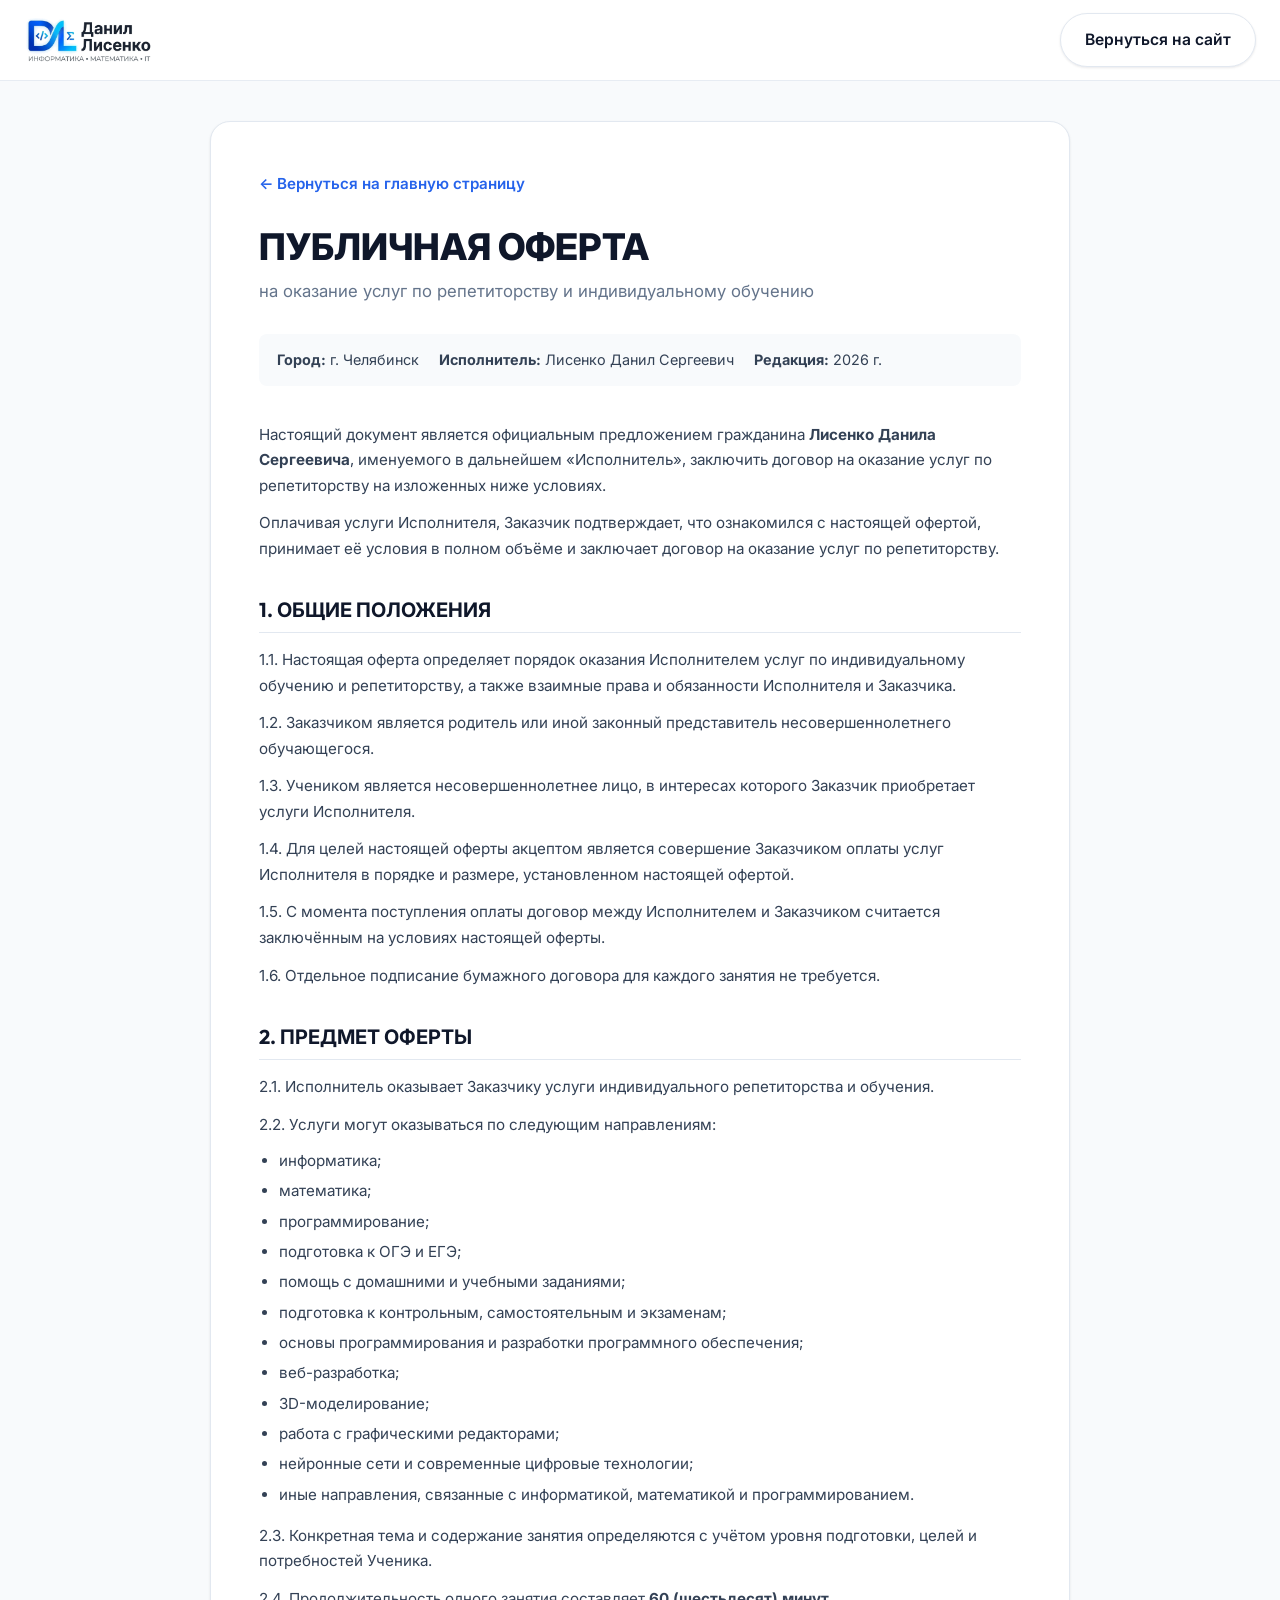
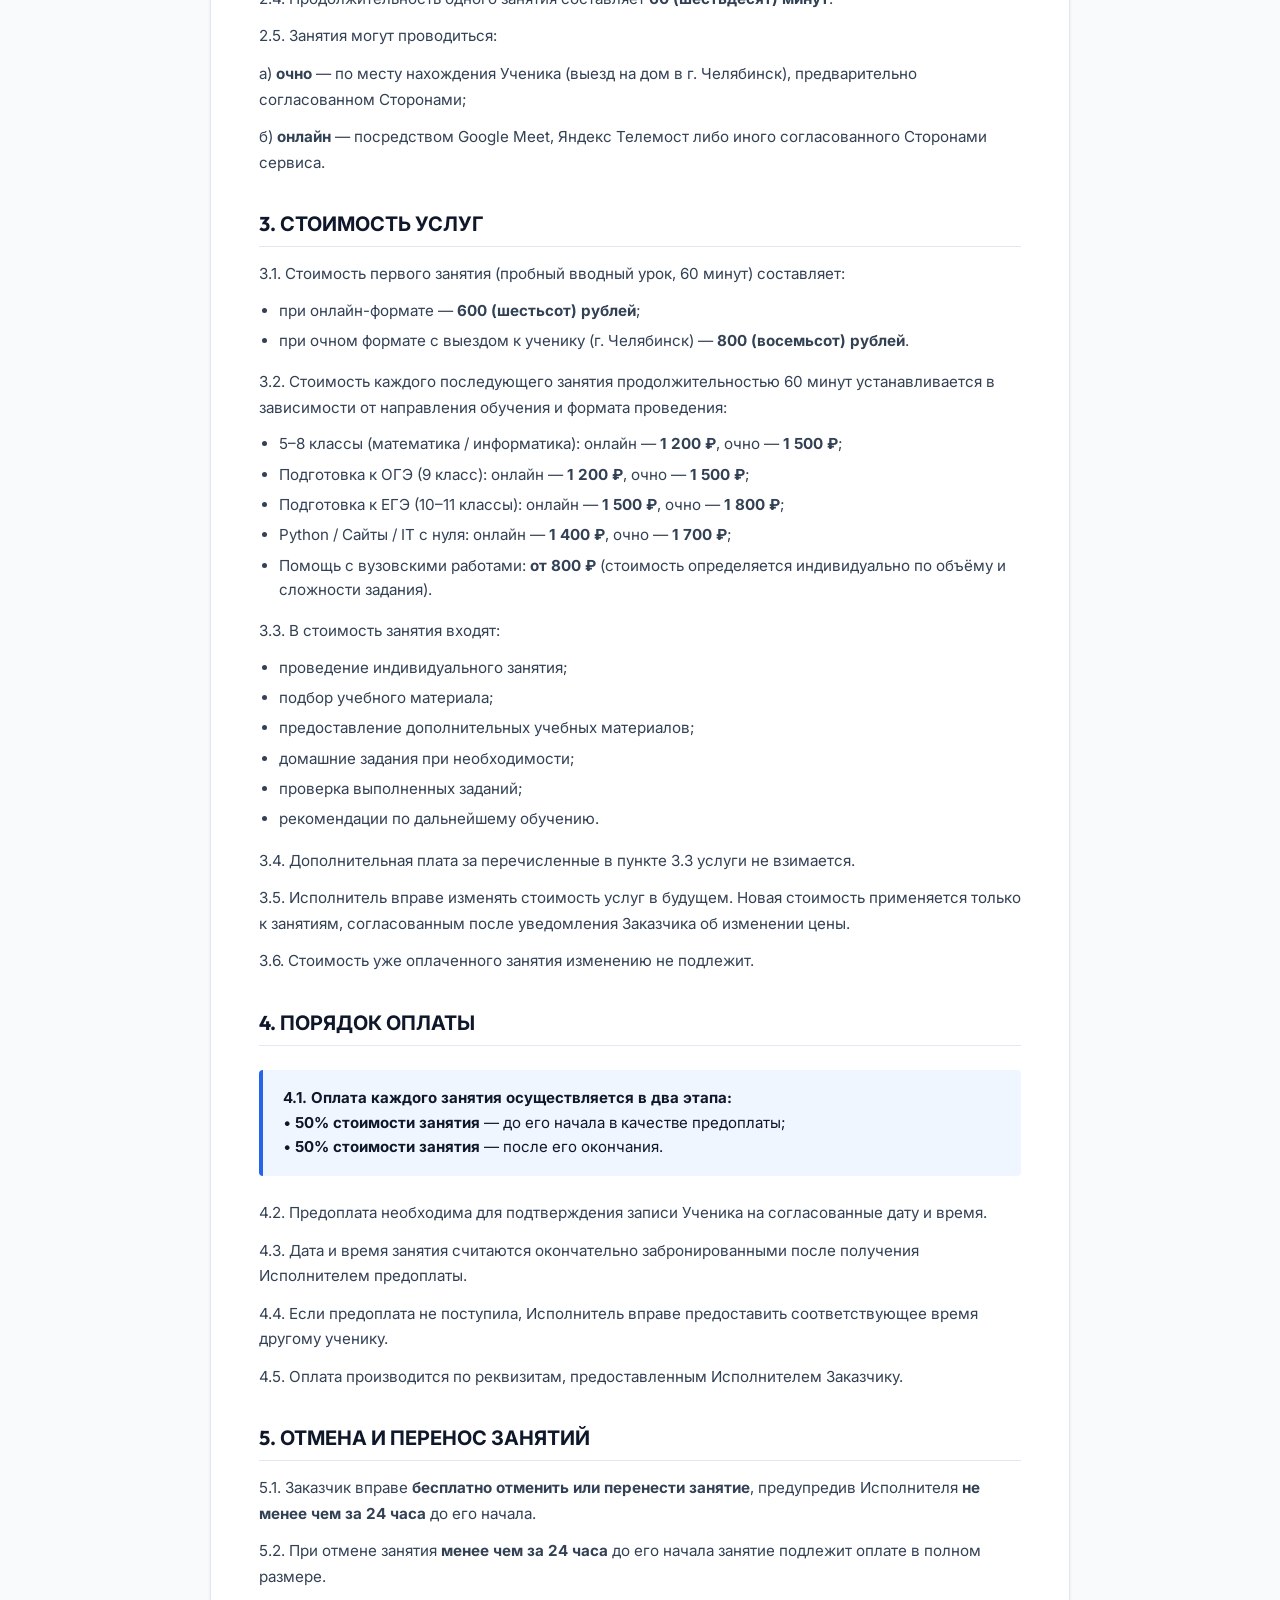
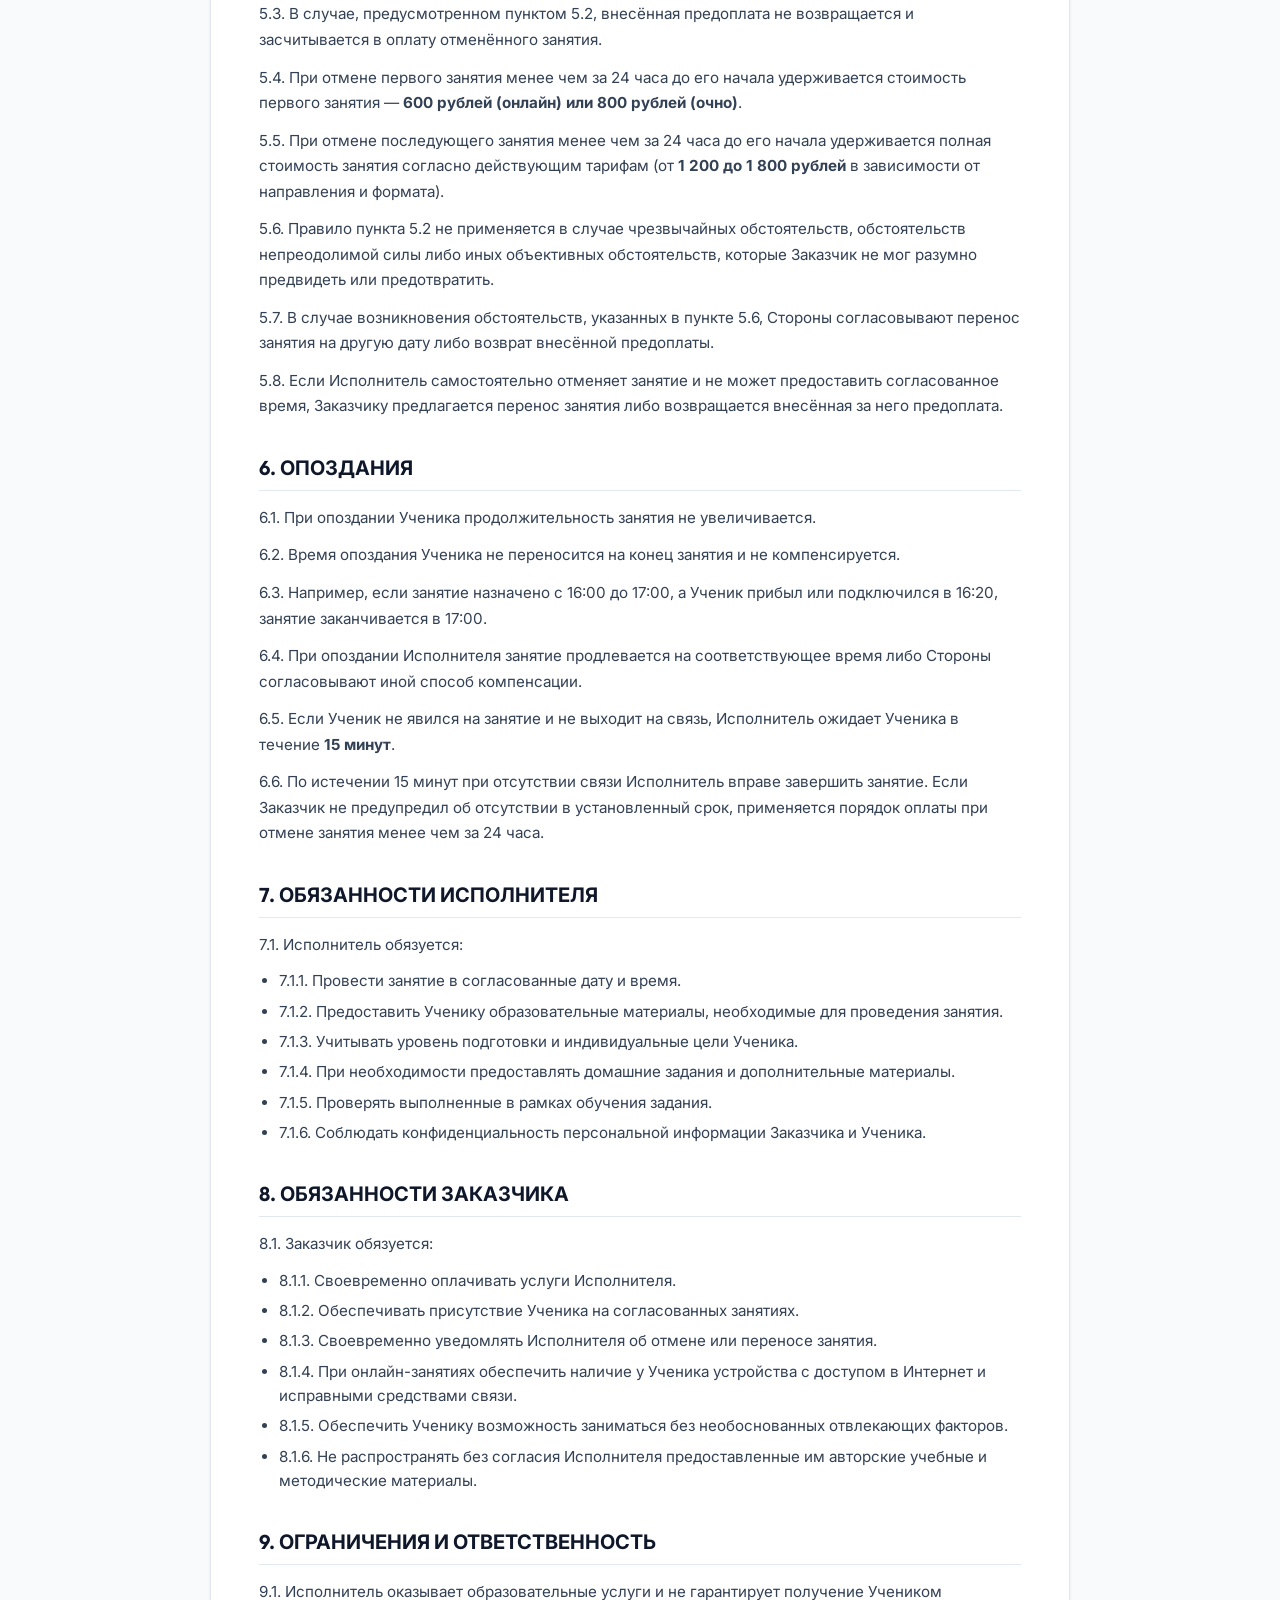
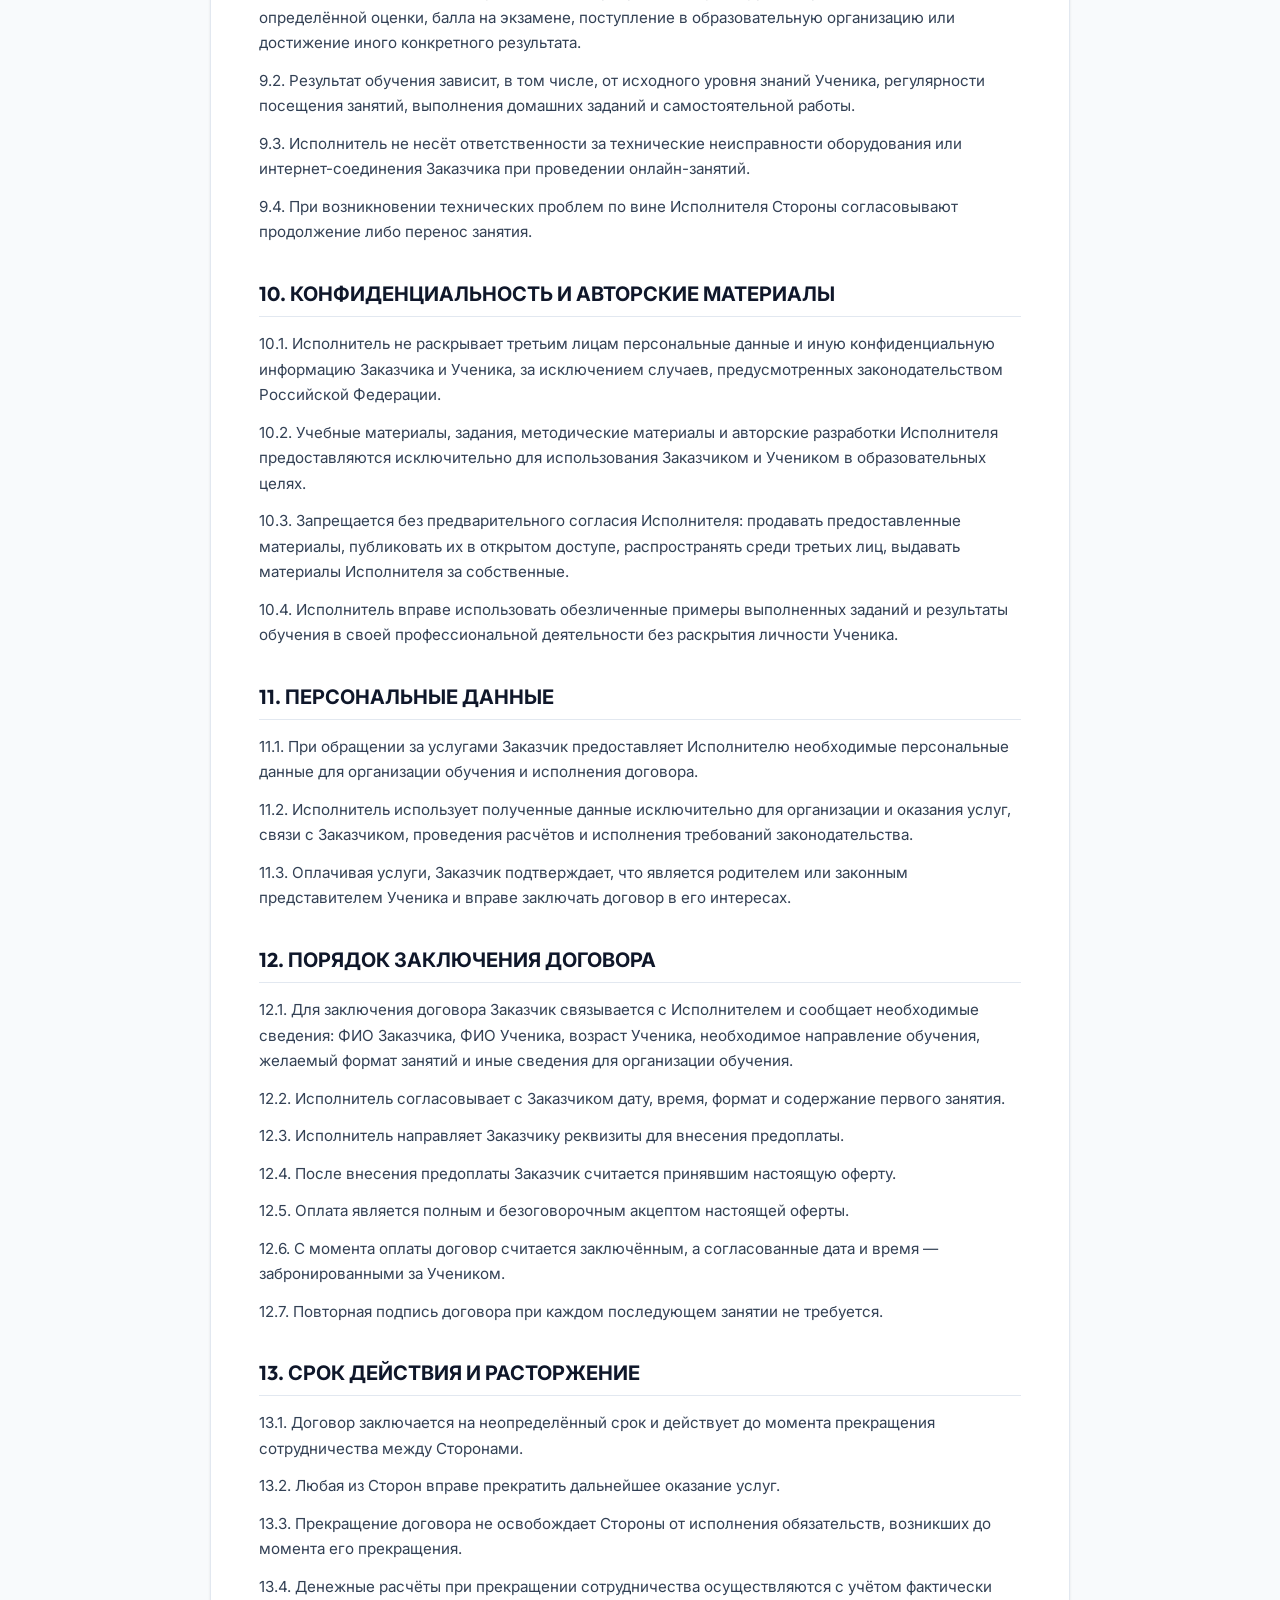
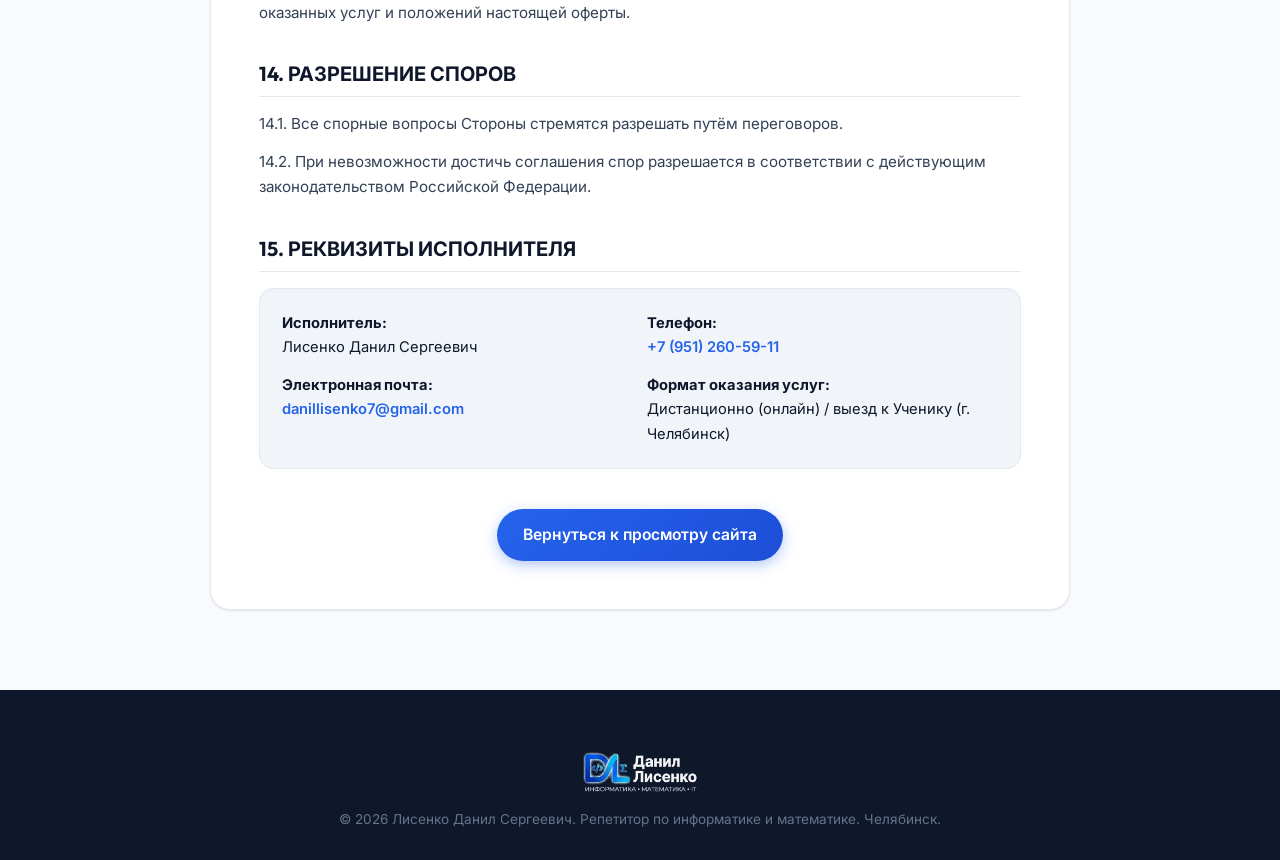
<file: oferta.html>
<!DOCTYPE html>
<html lang="ru">
<head>
  <meta charset="UTF-8">
  <meta name="viewport" content="width=device-width, initial-scale=1.0">
  <title>Публичная оферта — Репетитор Данил Лисенко</title>
  <meta name="description" content="Публичная оферта на оказание услуг по репетиторству и обучению. Лисенко Данил Сергеевич, г. Челябинск.">
  <link rel="icon" type="image/svg+xml" href="favicon.svg">
  <link rel="preconnect" href="https://fonts.googleapis.com">
  <link rel="preconnect" href="https://fonts.gstatic.com" crossorigin>
  <link href="https://fonts.googleapis.com/css2?family=Inter:wght@300;400;500;600;700;800&family=Outfit:wght@500;600;700;800&family=JetBrains+Mono:wght@400;500&display=swap" rel="stylesheet">
  <link rel="stylesheet" href="styles.css">
  <style>
    .oferta-body {
      background-color: var(--bg-body);
      padding: 40px 0 80px;
    }
    .oferta-container {
      max-width: 860px;
      margin: 0 auto;
      background: #ffffff;
      border: 1px solid var(--border);
      border-radius: var(--radius-lg);
      padding: 48px;
      box-shadow: var(--shadow-sm);
    }
    .oferta-back-link {
      display: inline-flex;
      align-items: center;
      gap: 8px;
      font-weight: 600;
      color: var(--primary);
      margin-bottom: 28px;
      font-size: 0.95rem;
    }
    .oferta-back-link:hover {
      text-decoration: underline;
    }
    .oferta-title {
      font-family: var(--font-heading);
      font-size: clamp(1.8rem, 3vw, 2.3rem);
      font-weight: 800;
      color: var(--text-main);
      margin-bottom: 8px;
      line-height: 1.25;
    }
    .oferta-sub {
      font-size: 1.05rem;
      color: var(--text-subtle);
      margin-bottom: 28px;
    }
    .oferta-meta-bar {
      display: flex;
      flex-wrap: wrap;
      gap: 20px;
      padding: 14px 18px;
      background: var(--bg-body);
      border-radius: var(--radius-sm);
      margin-bottom: 36px;
      font-size: 0.9rem;
      color: var(--text-muted);
    }
    .oferta-text h2 {
      font-family: var(--font-heading);
      font-size: 1.25rem;
      font-weight: 700;
      color: var(--text-main);
      margin-top: 32px;
      margin-bottom: 14px;
      padding-bottom: 6px;
      border-bottom: 1px solid var(--border);
    }
    .oferta-text p {
      margin-bottom: 12px;
      color: var(--text-muted);
      font-size: 0.95rem;
      line-height: 1.68;
    }
    .oferta-text ul {
      margin: 10px 0 16px 20px;
      list-style-type: disc;
    }
    .oferta-text li {
      margin-bottom: 6px;
      color: var(--text-muted);
      font-size: 0.95rem;
      line-height: 1.6;
    }
    .oferta-highlight-box {
      background: var(--primary-light);
      border-left: 4px solid var(--primary);
      padding: 16px 20px;
      border-radius: 4px;
      margin: 24px 0;
      font-size: 0.94rem;
      color: var(--text-main);
    }
    .requisites-grid {
      background: var(--bg-subtle);
      border: 1px solid var(--border);
      border-radius: var(--radius-md);
      padding: 22px;
      margin-top: 16px;
      display: grid;
      grid-template-columns: repeat(2, 1fr);
      gap: 14px;
      font-size: 0.92rem;
    }
    @media (max-width: 640px) {
      .oferta-container {
        padding: 26px 18px;
      }
      .requisites-grid {
        grid-template-columns: 1fr;
      }
    }
  </style>
</head>
<body>

  <!-- ШАПКА -->
  <header class="site-header">
    <div class="container header-container">
      <a href="index.html" class="logo-wrapper">
        <img src="images/logo-full.png" alt="Данил Лисенко — Репетитор" style="height: 48px; width: auto;">
      </a>
      <div class="header-actions">
        <a href="index.html" class="btn-secondary">Вернуться на сайт</a>
      </div>
    </div>
  </header>

  <main class="oferta-body">
    <div class="container">
      <div class="oferta-container">
        <a href="index.html" class="oferta-back-link">← Вернуться на главную страницу</a>

        <h1 class="oferta-title">ПУБЛИЧНАЯ ОФЕРТА</h1>
        <div class="oferta-sub">на оказание услуг по репетиторству и индивидуальному обучению</div>

        <div class="oferta-meta-bar">
          <div><strong>Город:</strong> г. Челябинск</div>
          <div><strong>Исполнитель:</strong> Лисенко Данил Сергеевич</div>
          <div><strong>Редакция:</strong> 2026 г.</div>
        </div>

        <div class="oferta-text">
          <p>
            Настоящий документ является официальным предложением гражданина <strong>Лисенко Данила Сергеевича</strong>, именуемого в дальнейшем «Исполнитель», заключить договор на оказание услуг по репетиторству на изложенных ниже условиях.
          </p>
          <p>
            Оплачивая услуги Исполнителя, Заказчик подтверждает, что ознакомился с настоящей офертой, принимает её условия в полном объёме и заключает договор на оказание услуг по репетиторству.
          </p>

          <h2>1. ОБЩИЕ ПОЛОЖЕНИЯ</h2>
          <p>1.1. Настоящая оферта определяет порядок оказания Исполнителем услуг по индивидуальному обучению и репетиторству, а также взаимные права и обязанности Исполнителя и Заказчика.</p>
          <p>1.2. Заказчиком является родитель или иной законный представитель несовершеннолетнего обучающегося.</p>
          <p>1.3. Учеником является несовершеннолетнее лицо, в интересах которого Заказчик приобретает услуги Исполнителя.</p>
          <p>1.4. Для целей настоящей оферты акцептом является совершение Заказчиком оплаты услуг Исполнителя в порядке и размере, установленном настоящей офертой.</p>
          <p>1.5. С момента поступления оплаты договор между Исполнителем и Заказчиком считается заключённым на условиях настоящей оферты.</p>
          <p>1.6. Отдельное подписание бумажного договора для каждого занятия не требуется.</p>

          <h2>2. ПРЕДМЕТ ОФЕРТЫ</h2>
          <p>2.1. Исполнитель оказывает Заказчику услуги индивидуального репетиторства и обучения.</p>
          <p>2.2. Услуги могут оказываться по следующим направлениям:</p>
          <ul>
            <li>информатика;</li>
            <li>математика;</li>
            <li>программирование;</li>
            <li>подготовка к ОГЭ и ЕГЭ;</li>
            <li>помощь с домашними и учебными заданиями;</li>
            <li>подготовка к контрольным, самостоятельным и экзаменам;</li>
            <li>основы программирования и разработки программного обеспечения;</li>
            <li>веб-разработка;</li>
            <li>3D-моделирование;</li>
            <li>работа с графическими редакторами;</li>
            <li>нейронные сети и современные цифровые технологии;</li>
            <li>иные направления, связанные с информатикой, математикой и программированием.</li>
          </ul>
          <p>2.3. Конкретная тема и содержание занятия определяются с учётом уровня подготовки, целей и потребностей Ученика.</p>
          <p>2.4. Продолжительность одного занятия составляет <strong>60 (шестьдесят) минут</strong>.</p>
          <p>2.5. Занятия могут проводиться:</p>
          <p>а) <strong>очно</strong> — по месту нахождения Ученика (выезд на дом в г. Челябинск), предварительно согласованном Сторонами;</p>
          <p>б) <strong>онлайн</strong> — посредством Google Meet, Яндекс Телемост либо иного согласованного Сторонами сервиса.</p>

          <h2>3. СТОИМОСТЬ УСЛУГ</h2>
          <p>3.1. Стоимость первого занятия (пробный вводный урок, 60 минут) составляет:</p>
          <ul>
            <li>при онлайн-формате — <strong>600 (шестьсот) рублей</strong>;</li>
            <li>при очном формате с выездом к ученику (г. Челябинск) — <strong>800 (восемьсот) рублей</strong>.</li>
          </ul>
          <p>3.2. Стоимость каждого последующего занятия продолжительностью 60 минут устанавливается в зависимости от направления обучения и формата проведения:</p>
          <ul>
            <li>5–8 классы (математика / информатика): онлайн — <strong>1 200 ₽</strong>, очно — <strong>1 500 ₽</strong>;</li>
            <li>Подготовка к ОГЭ (9 класс): онлайн — <strong>1 200 ₽</strong>, очно — <strong>1 500 ₽</strong>;</li>
            <li>Подготовка к ЕГЭ (10–11 классы): онлайн — <strong>1 500 ₽</strong>, очно — <strong>1 800 ₽</strong>;</li>
            <li>Python / Сайты / IT с нуля: онлайн — <strong>1 400 ₽</strong>, очно — <strong>1 700 ₽</strong>;</li>
            <li>Помощь с вузовскими работами: <strong>от 800 ₽</strong> (стоимость определяется индивидуально по объёму и сложности задания).</li>
          </ul>
          <p>3.3. В стоимость занятия входят:</p>
          <ul>
            <li>проведение индивидуального занятия;</li>
            <li>подбор учебного материала;</li>
            <li>предоставление дополнительных учебных материалов;</li>
            <li>домашние задания при необходимости;</li>
            <li>проверка выполненных заданий;</li>
            <li>рекомендации по дальнейшему обучению.</li>
          </ul>
          <p>3.4. Дополнительная плата за перечисленные в пункте 3.3 услуги не взимается.</p>
          <p>3.5. Исполнитель вправе изменять стоимость услуг в будущем. Новая стоимость применяется только к занятиям, согласованным после уведомления Заказчика об изменении цены.</p>
          <p>3.6. Стоимость уже оплаченного занятия изменению не подлежит.</p>

          <h2>4. ПОРЯДОК ОПЛАТЫ</h2>
          <div class="oferta-highlight-box">
            <strong>4.1. Оплата каждого занятия осуществляется в два этапа:</strong><br>
            • <strong>50% стоимости занятия</strong> — до его начала в качестве предоплаты;<br>
            • <strong>50% стоимости занятия</strong> — после его окончания.
          </div>
          <p>4.2. Предоплата необходима для подтверждения записи Ученика на согласованные дату и время.</p>
          <p>4.3. Дата и время занятия считаются окончательно забронированными после получения Исполнителем предоплаты.</p>
          <p>4.4. Если предоплата не поступила, Исполнитель вправе предоставить соответствующее время другому ученику.</p>
          <p>4.5. Оплата производится по реквизитам, предоставленным Исполнителем Заказчику.</p>

          <h2>5. ОТМЕНА И ПЕРЕНОС ЗАНЯТИЙ</h2>
          <p>5.1. Заказчик вправе <strong>бесплатно отменить или перенести занятие</strong>, предупредив Исполнителя <strong>не менее чем за 24 часа</strong> до его начала.</p>
          <p>5.2. При отмене занятия <strong>менее чем за 24 часа</strong> до его начала занятие подлежит оплате в полном размере.</p>
          <p>5.3. В случае, предусмотренном пунктом 5.2, внесённая предоплата не возвращается и засчитывается в оплату отменённого занятия.</p>
          <p>5.4. При отмене первого занятия менее чем за 24 часа до его начала удерживается стоимость первого занятия — <strong>600 рублей (онлайн) или 800 рублей (очно)</strong>.</p>
          <p>5.5. При отмене последующего занятия менее чем за 24 часа до его начала удерживается полная стоимость занятия согласно действующим тарифам (от <strong>1 200 до 1 800 рублей</strong> в зависимости от направления и формата).</p>
          <p>5.6. Правило пункта 5.2 не применяется в случае чрезвычайных обстоятельств, обстоятельств непреодолимой силы либо иных объективных обстоятельств, которые Заказчик не мог разумно предвидеть или предотвратить.</p>
          <p>5.7. В случае возникновения обстоятельств, указанных в пункте 5.6, Стороны согласовывают перенос занятия на другую дату либо возврат внесённой предоплаты.</p>
          <p>5.8. Если Исполнитель самостоятельно отменяет занятие и не может предоставить согласованное время, Заказчику предлагается перенос занятия либо возвращается внесённая за него предоплата.</p>

          <h2>6. ОПОЗДАНИЯ</h2>
          <p>6.1. При опоздании Ученика продолжительность занятия не увеличивается.</p>
          <p>6.2. Время опоздания Ученика не переносится на конец занятия и не компенсируется.</p>
          <p>6.3. Например, если занятие назначено с 16:00 до 17:00, а Ученик прибыл или подключился в 16:20, занятие заканчивается в 17:00.</p>
          <p>6.4. При опоздании Исполнителя занятие продлевается на соответствующее время либо Стороны согласовывают иной способ компенсации.</p>
          <p>6.5. Если Ученик не явился на занятие и не выходит на связь, Исполнитель ожидает Ученика в течение <strong>15 минут</strong>.</p>
          <p>6.6. По истечении 15 минут при отсутствии связи Исполнитель вправе завершить занятие. Если Заказчик не предупредил об отсутствии в установленный срок, применяется порядок оплаты при отмене занятия менее чем за 24 часа.</p>

          <h2>7. ОБЯЗАННОСТИ ИСПОЛНИТЕЛЯ</h2>
          <p>7.1. Исполнитель обязуется:</p>
          <ul>
            <li>7.1.1. Провести занятие в согласованные дату и время.</li>
            <li>7.1.2. Предоставить Ученику образовательные материалы, необходимые для проведения занятия.</li>
            <li>7.1.3. Учитывать уровень подготовки и индивидуальные цели Ученика.</li>
            <li>7.1.4. При необходимости предоставлять домашние задания и дополнительные материалы.</li>
            <li>7.1.5. Проверять выполненные в рамках обучения задания.</li>
            <li>7.1.6. Соблюдать конфиденциальность персональной информации Заказчика и Ученика.</li>
          </ul>

          <h2>8. ОБЯЗАННОСТИ ЗАКАЗЧИКА</h2>
          <p>8.1. Заказчик обязуется:</p>
          <ul>
            <li>8.1.1. Своевременно оплачивать услуги Исполнителя.</li>
            <li>8.1.2. Обеспечивать присутствие Ученика на согласованных занятиях.</li>
            <li>8.1.3. Своевременно уведомлять Исполнителя об отмене или переносе занятия.</li>
            <li>8.1.4. При онлайн-занятиях обеспечить наличие у Ученика устройства с доступом в Интернет и исправными средствами связи.</li>
            <li>8.1.5. Обеспечить Ученику возможность заниматься без необоснованных отвлекающих факторов.</li>
            <li>8.1.6. Не распространять без согласия Исполнителя предоставленные им авторские учебные и методические материалы.</li>
          </ul>

          <h2>9. ОГРАНИЧЕНИЯ И ОТВЕТСТВЕННОСТЬ</h2>
          <p>9.1. Исполнитель оказывает образовательные услуги и не гарантирует получение Учеником определённой оценки, балла на экзамене, поступление в образовательную организацию или достижение иного конкретного результата.</p>
          <p>9.2. Результат обучения зависит, в том числе, от исходного уровня знаний Ученика, регулярности посещения занятий, выполнения домашних заданий и самостоятельной работы.</p>
          <p>9.3. Исполнитель не несёт ответственности за технические неисправности оборудования или интернет-соединения Заказчика при проведении онлайн-занятий.</p>
          <p>9.4. При возникновении технических проблем по вине Исполнителя Стороны согласовывают продолжение либо перенос занятия.</p>

          <h2>10. КОНФИДЕНЦИАЛЬНОСТЬ И АВТОРСКИЕ МАТЕРИАЛЫ</h2>
          <p>10.1. Исполнитель не раскрывает третьим лицам персональные данные и иную конфиденциальную информацию Заказчика и Ученика, за исключением случаев, предусмотренных законодательством Российской Федерации.</p>
          <p>10.2. Учебные материалы, задания, методические материалы и авторские разработки Исполнителя предоставляются исключительно для использования Заказчиком и Учеником в образовательных целях.</p>
          <p>10.3. Запрещается без предварительного согласия Исполнителя: продавать предоставленные материалы, публиковать их в открытом доступе, распространять среди третьих лиц, выдавать материалы Исполнителя за собственные.</p>
          <p>10.4. Исполнитель вправе использовать обезличенные примеры выполненных заданий и результаты обучения в своей профессиональной деятельности без раскрытия личности Ученика.</p>

          <h2>11. ПЕРСОНАЛЬНЫЕ ДАННЫЕ</h2>
          <p>11.1. При обращении за услугами Заказчик предоставляет Исполнителю необходимые персональные данные для организации обучения и исполнения договора.</p>
          <p>11.2. Исполнитель использует полученные данные исключительно для организации и оказания услуг, связи с Заказчиком, проведения расчётов и исполнения требований законодательства.</p>
          <p>11.3. Оплачивая услуги, Заказчик подтверждает, что является родителем или законным представителем Ученика и вправе заключать договор в его интересах.</p>

          <h2>12. ПОРЯДОК ЗАКЛЮЧЕНИЯ ДОГОВОРА</h2>
          <p>12.1. Для заключения договора Заказчик связывается с Исполнителем и сообщает необходимые сведения: ФИО Заказчика, ФИО Ученика, возраст Ученика, необходимое направление обучения, желаемый формат занятий и иные сведения для организации обучения.</p>
          <p>12.2. Исполнитель согласовывает с Заказчиком дату, время, формат и содержание первого занятия.</p>
          <p>12.3. Исполнитель направляет Заказчику реквизиты для внесения предоплаты.</p>
          <p>12.4. После внесения предоплаты Заказчик считается принявшим настоящую оферту.</p>
          <p>12.5. Оплата является полным и безоговорочным акцептом настоящей оферты.</p>
          <p>12.6. С момента оплаты договор считается заключённым, а согласованные дата и время — забронированными за Учеником.</p>
          <p>12.7. Повторная подпись договора при каждом последующем занятии не требуется.</p>

          <h2>13. СРОК ДЕЙСТВИЯ И РАСТОРЖЕНИЕ</h2>
          <p>13.1. Договор заключается на неопределённый срок и действует до момента прекращения сотрудничества между Сторонами.</p>
          <p>13.2. Любая из Сторон вправе прекратить дальнейшее оказание услуг.</p>
          <p>13.3. Прекращение договора не освобождает Стороны от исполнения обязательств, возникших до момента его прекращения.</p>
          <p>13.4. Денежные расчёты при прекращении сотрудничества осуществляются с учётом фактически оказанных услуг и положений настоящей оферты.</p>

          <h2>14. РАЗРЕШЕНИЕ СПОРОВ</h2>
          <p>14.1. Все спорные вопросы Стороны стремятся разрешать путём переговоров.</p>
          <p>14.2. При невозможности достичь соглашения спор разрешается в соответствии с действующим законодательством Российской Федерации.</p>

          <h2>15. РЕКВИЗИТЫ ИСПОЛНИТЕЛЯ</h2>
          <div class="requisites-grid">
            <div>
              <strong>Исполнитель:</strong><br>
              Лисенко Данил Сергеевич
            </div>
            <div>
              <strong>Телефон:</strong><br>
              <a href="tel:+79512605911" style="color:var(--primary); font-weight:600;">+7 (951) 260-59-11</a>
            </div>
            <div>
              <strong>Электронная почта:</strong><br>
              <a href="mailto:danillisenko7@gmail.com" style="color:var(--primary); font-weight:600;">danillisenko7@gmail.com</a>
            </div>
            <div>
              <strong>Формат оказания услуг:</strong><br>
              Дистанционно (онлайн) / выезд к Ученику (г. Челябинск)
            </div>
          </div>
        </div>

        <div style="margin-top: 40px; text-align: center;">
          <a href="index.html" class="btn-primary">Вернуться к просмотру сайта</a>
        </div>
      </div>
    </div>
  </main>

  <footer class="site-footer">
    <div class="container" style="text-align: center; display: flex; flex-direction: column; align-items: center; gap: 14px;">
      <img src="images/logo-full-dark.png" alt="Данил Лисенко" style="height: 44px; width: auto; opacity: 0.95;">
      <p style="color:#64748b; font-size:0.85rem; margin: 0;">© 2026 Лисенко Данил Сергеевич. Репетитор по информатике и математике. Челябинск.</p>
    </div>
  </footer>

</body>
</html>
</file>
<file: styles.css>
/* ==========================================================================
   ПЕРЕМЕННЫЕ И ДИЗАЙН-СИСТЕМА (DESIGN TOKENS)
   ========================================================================== */
:root {
  --primary: #2563eb;
  --primary-hover: #1d4ed8;
  --primary-light: #eff6ff;
  --primary-glow: rgba(37, 99, 235, 0.18);

  --accent: #0284c7;
  --accent-cyan: #06b6d4;
  --accent-emerald: #10b981;

  --dark-bg: #0f172a;
  --dark-surface: #1e293b;
  --dark-border: #334155;

  --bg-body: #f8fafc;
  --bg-surface: #ffffff;
  --bg-subtle: #f1f5f9;

  --text-main: #0f172a;
  --text-muted: #334155;
  --text-subtle: #64748b;
  --text-light: #f8fafc;

  --border: #e2e8f0;
  --border-focus: #93c5fd;

  --shadow-sm: 0 1px 3px rgba(15, 23, 42, 0.06), 0 1px 2px rgba(15, 23, 42, 0.04);
  --shadow-md: 0 4px 12px -2px rgba(15, 23, 42, 0.08), 0 2px 6px -1px rgba(15, 23, 42, 0.04);
  --shadow-lg: 0 14px 28px -5px rgba(15, 23, 42, 0.1), 0 8px 14px -4px rgba(15, 23, 42, 0.04);
  --shadow-xl: 0 24px 44px -8px rgba(15, 23, 42, 0.14), 0 12px 20px -6px rgba(15, 23, 42, 0.06);

  --radius-sm: 8px;
  --radius-md: 14px;
  --radius-lg: 20px;
  --radius-full: 9999px;

  --font-main: 'Inter', -apple-system, BlinkMacSystemFont, 'Segoe UI', Roboto, sans-serif;
  --font-heading: 'Outfit', 'Inter', sans-serif;
  --font-mono: 'JetBrains Mono', monospace;

  --transition-fast: 0.2s cubic-bezier(0.16, 1, 0.3, 1);
  --transition-normal: 0.3s cubic-bezier(0.16, 1, 0.3, 1);
  --transition-slow: 0.5s cubic-bezier(0.16, 1, 0.3, 1);
}

/* ==========================================================================
   БАЗОВЫЕ СТИЛИ (RESET & BASE)
   ========================================================================== */
*, *::before, *::after {
  box-sizing: border-box;
  margin: 0;
  padding: 0;
}

html {
  scroll-behavior: smooth;
  scroll-padding-top: 86px;
  -webkit-font-smoothing: antialiased;
  -moz-osx-font-smoothing: grayscale;
}

body {
  font-family: var(--font-main);
  background-color: var(--bg-body);
  color: var(--text-main);
  line-height: 1.65;
  font-size: 16px;
  overflow-x: hidden;
}

img {
  max-width: 100%;
  height: auto;
  display: block;
}

a {
  color: inherit;
  text-decoration: none;
  transition: color var(--transition-fast);
}

button, input, select, textarea {
  font: inherit;
}

ul {
  list-style: none;
}

.container {
  width: 100%;
  max-width: 1240px;
  margin-left: auto;
  margin-right: auto;
  padding-left: 24px;
  padding-right: 24px;
}

/* ==========================================================================
   ТИПОГРАФИКА И ОБЩИЕ ЭЛЕМЕНТЫ (UI COMPONENTS)
   ========================================================================== */
.section-head {
  text-align: center;
  max-width: 720px;
  margin: 0 auto 52px;
}

.section-title {
  font-family: var(--font-heading);
  font-size: clamp(1.85rem, 3.2vw, 2.5rem);
  font-weight: 700;
  letter-spacing: -0.025em;
  color: var(--text-main);
  margin-top: 14px;
  margin-bottom: 14px;
  line-height: 1.25;
}

.section-subtitle {
  font-size: 1.06rem;
  color: var(--text-muted);
  line-height: 1.6;
}

.tag-badge {
  display: inline-flex;
  align-items: center;
  gap: 8px;
  background: var(--primary-light);
  color: var(--primary);
  padding: 6px 14px;
  border-radius: var(--radius-full);
  font-size: 0.85rem;
  font-weight: 600;
  letter-spacing: 0.02em;
  border: 1px solid rgba(37, 99, 235, 0.15);
}

.badge-dot {
  width: 8px;
  height: 8px;
  background-color: var(--accent-emerald);
  border-radius: 50%;
  box-shadow: 0 0 0 3px rgba(16, 185, 129, 0.2);
}

.btn-primary {
  display: inline-flex;
  align-items: center;
  justify-content: center;
  gap: 10px;
  background: linear-gradient(135deg, var(--primary) 0%, #1d4ed8 100%);
  color: #ffffff;
  padding: 13px 26px;
  border-radius: var(--radius-full);
  font-weight: 600;
  font-size: 0.98rem;
  border: none;
  cursor: pointer;
  box-shadow: 0 4px 14px rgba(37, 99, 235, 0.35);
  transition: all var(--transition-fast);
}

.btn-primary:hover {
  transform: translateY(-2px);
  box-shadow: 0 8px 20px rgba(37, 99, 235, 0.45);
  background: linear-gradient(135deg, #1d4ed8 0%, #1e40af 100%);
}

.btn-primary:active {
  transform: translateY(0);
}

.btn-secondary {
  display: inline-flex;
  align-items: center;
  justify-content: center;
  gap: 10px;
  background: var(--bg-surface);
  color: var(--text-main);
  padding: 13px 24px;
  border-radius: var(--radius-full);
  font-weight: 600;
  font-size: 0.98rem;
  border: 1px solid var(--border);
  cursor: pointer;
  box-shadow: var(--shadow-sm);
  transition: all var(--transition-fast);
}

.btn-secondary:hover {
  background: var(--bg-subtle);
  border-color: #cbd5e1;
  transform: translateY(-1px);
}

/* ==========================================================================
   ШАПКА САЙТА (HEADER)
   ========================================================================== */
.site-header {
  position: sticky;
  top: 0;
  z-index: 990;
  background: rgba(255, 255, 255, 0.9);
  backdrop-filter: blur(14px);
  -webkit-backdrop-filter: blur(14px);
  border-bottom: 1px solid rgba(226, 232, 240, 0.8);
  transition: all var(--transition-fast);
}

.site-header.scrolled {
  box-shadow: var(--shadow-sm);
  background: rgba(255, 255, 255, 0.96);
}

.header-container {
  display: flex;
  align-items: center;
  justify-content: space-between;
  height: 80px;
  max-width: 1360px;
  width: 100%;
}

.logo-wrapper {
  display: flex;
  align-items: center;
  gap: 12px;
  text-decoration: none;
  flex-shrink: 0;
}

.site-logo-img {
  width: 42px;
  height: 42px;
  border-radius: 10px;
  object-fit: contain;
  filter: drop-shadow(0 3px 8px rgba(37, 99, 235, 0.35));
  transition: transform var(--transition-fast);
}

.logo-wrapper:hover .site-logo-img {
  transform: scale(1.05);
}

.logo-badge {
  width: 44px;
  height: 44px;
  background: linear-gradient(135deg, var(--primary) 0%, var(--accent) 100%);
  color: #ffffff;
  border-radius: var(--radius-md);
  display: flex;
  align-items: center;
  justify-content: center;
  font-family: var(--font-mono);
  font-weight: 700;
  font-size: 1.05rem;
  box-shadow: 0 4px 10px var(--primary-glow);
}

.logo-text {
  display: flex;
  flex-direction: column;
}

.logo-name {
  font-family: var(--font-heading);
  font-size: 1.15rem;
  font-weight: 700;
  letter-spacing: -0.01em;
  color: var(--text-main);
  line-height: 1.2;
}

.logo-sub {
  font-size: 0.78rem;
  color: var(--text-subtle);
  font-weight: 500;
}

.desktop-nav {
  margin-left: auto;
  margin-right: 28px;
}

.desktop-nav .nav-links {
  display: flex;
  align-items: center;
  gap: 20px;
}

.desktop-nav .nav-links a {
  font-size: 0.92rem;
  font-weight: 500;
  color: var(--text-muted);
  padding: 6px 4px;
  position: relative;
  white-space: nowrap;
}

.desktop-nav .nav-links a::after {
  content: '';
  position: absolute;
  bottom: 0;
  left: 0;
  width: 0%;
  height: 2px;
  background: var(--primary);
  border-radius: 2px;
  transition: width var(--transition-fast);
}

.desktop-nav .nav-links a:hover {
  color: var(--primary);
}

.desktop-nav .nav-links a:hover::after {
  width: 100%;
}

.header-actions {
  display: flex;
  align-items: center;
  gap: 16px;
  flex-shrink: 0;
}

.header-messengers {
  display: flex;
  align-items: center;
  gap: 10px;
}

.icon-btn-messenger {
  width: 38px;
  height: 38px;
  border-radius: 50%;
  display: flex;
  align-items: center;
  justify-content: center;
  color: #ffffff;
  transition: transform var(--transition-fast), box-shadow var(--transition-fast);
  flex-shrink: 0;
}

.icon-btn-messenger:hover {
  transform: translateY(-2px);
}

.icon-btn-messenger.tg {
  background: #229ED9;
  box-shadow: 0 3px 8px rgba(34, 158, 217, 0.35);
}

.icon-btn-messenger.max {
  background: #ffffff;
  border: 1px solid #e2e8f0;
  box-shadow: 0 3px 8px rgba(0, 0, 0, 0.08);
}

.max-icon-img {
  width: 22px;
  height: 22px;
  object-fit: contain;
}

.icon-btn-messenger.vk {
  background: #0077FF;
  box-shadow: 0 3px 8px rgba(0, 119, 255, 0.35);
}

.burger-btn {
  display: none;
  background: transparent;
  border: none;
  cursor: pointer;
  padding: 8px;
  flex-direction: column;
  gap: 5px;
}

.burger-line {
  width: 24px;
  height: 2.2px;
  background-color: var(--text-main);
  border-radius: 2px;
  transition: all var(--transition-fast);
}

/* ==========================================================================
   ГЛАВНЫЙ ЭКРАН (HERO)
   ========================================================================== */
.hero-section {
  padding: 56px 0 80px;
  background: radial-gradient(circle at 10% 20%, rgba(239, 246, 255, 0.9) 0%, rgba(248, 250, 252, 1) 60%);
  position: relative;
  overflow: hidden;
}

.hero-section::before {
  content: '';
  position: absolute;
  width: 500px;
  height: 500px;
  background: radial-gradient(circle, rgba(37, 99, 235, 0.08) 0%, transparent 70%);
  top: -100px;
  right: -100px;
  pointer-events: none;
}

.hero-grid {
  display: grid;
  grid-template-columns: 1.15fr 0.85fr;
  align-items: center;
  gap: 56px;
}

.hero-title {
  font-family: var(--font-heading);
  font-size: clamp(2.2rem, 3.8vw, 3.25rem);
  font-weight: 800;
  line-height: 1.18;
  letter-spacing: -0.03em;
  color: var(--text-main);
  margin-top: 18px;
  margin-bottom: 20px;
}

.hero-title .highlight {
  background: linear-gradient(135deg, var(--primary) 0%, #0284c7 100%);
  -webkit-background-clip: text;
  -webkit-text-fill-color: transparent;
}

.hero-description {
  font-size: 1.12rem;
  color: var(--text-muted);
  line-height: 1.7;
  margin-bottom: 28px;
  max-width: 600px;
}

.hero-actions {
  display: flex;
  flex-wrap: wrap;
  gap: 14px;
  margin-bottom: 28px;
}

.hero-messengers-instant {
  background: rgba(255, 255, 255, 0.7);
  border: 1px solid var(--border);
  border-radius: var(--radius-md);
  padding: 14px 18px;
  margin-bottom: 34px;
  backdrop-filter: blur(8px);
}

.hero-messengers-title {
  display: flex;
  align-items: center;
  gap: 6px;
  font-size: 0.85rem;
  font-weight: 600;
  color: var(--text-muted);
  margin-bottom: 10px;
}

.messengers-quick-row {
  display: flex;
  flex-wrap: wrap;
  gap: 10px;
}

.quick-msg-link {
  display: inline-flex;
  align-items: center;
  gap: 7px;
  padding: 6px 14px;
  border-radius: var(--radius-full);
  font-size: 0.86rem;
  font-weight: 600;
  transition: all var(--transition-fast);
}

.quick-msg-link svg, .quick-msg-link img {
  width: 17px;
  height: 17px;
}

.quick-msg-link.tg {
  background: rgba(34, 158, 217, 0.12);
  color: #0b7bb0;
}
.quick-msg-link.tg svg { fill: #0b7bb0; }
.quick-msg-link.tg:hover { background: #229ED9; color: #ffffff; }
.quick-msg-link.tg:hover svg { fill: #ffffff; }

.quick-msg-link.max {
  background: #f1f5f9;
  color: var(--text-main);
  border: 1px solid #e2e8f0;
}
.quick-msg-link.max:hover { background: #e2e8f0; }

.quick-msg-link.vk {
  background: rgba(0, 119, 255, 0.12);
  color: #0062d6;
}
.quick-msg-link.vk svg { fill: #0062d6; }
.quick-msg-link.vk:hover { background: #0077FF; color: #ffffff; }
.quick-msg-link.vk:hover svg { fill: #ffffff; }

.hero-stats-row {
  display: grid;
  grid-template-columns: repeat(4, 1fr);
  gap: 16px;
  padding-top: 24px;
  border-top: 1px solid var(--border);
}

.stat-item {
  display: flex;
  flex-direction: column;
}

.stat-number {
  font-family: var(--font-heading);
  font-size: 1.45rem;
  font-weight: 800;
  color: var(--primary);
  line-height: 1.2;
}

.stat-label {
  font-size: 0.8rem;
  color: var(--text-subtle);
  line-height: 1.35;
  margin-top: 4px;
}

/* HERO ИЗОБРАЖЕНИЕ И РАМКА */
.hero-image-col {
  display: flex;
  justify-content: center;
}

.hero-card-frame {
  position: relative;
  width: 100%;
  max-width: 420px;
}

.hero-image-wrap {
  width: 100%;
  aspect-ratio: 4/5;
  border-radius: var(--radius-lg);
  overflow: hidden;
  box-shadow: var(--shadow-xl);
  border: 4px solid #ffffff;
  position: relative;
  background: #e2e8f0;
}

.hero-image-wrap img {
  width: 100%;
  height: 100%;
  object-fit: cover;
  object-position: center top;
}

.floating-badge {
  position: absolute;
  z-index: 2;
  background: rgba(255, 255, 255, 0.95);
  backdrop-filter: blur(12px);
  border: 1px solid rgba(226, 232, 240, 0.9);
  border-radius: var(--radius-md);
  padding: 12px 16px;
  display: flex;
  align-items: center;
  gap: 12px;
  box-shadow: var(--shadow-lg);
  animation: floatAnim 4s ease-in-out infinite;
}

.floating-badge.badge-top {
  top: 24px;
  left: -28px;
}

.floating-badge.badge-bottom {
  bottom: 24px;
  right: -24px;
  animation-delay: 2s;
}

@keyframes floatAnim {
  0%, 100% { transform: translateY(0); }
  50% { transform: translateY(-7px); }
}

.badge-icon {
  width: 36px;
  height: 36px;
  border-radius: var(--radius-sm);
  background: var(--primary-light);
  color: var(--primary);
  display: flex;
  align-items: center;
  justify-content: center;
}

.badge-text-title {
  font-size: 0.88rem;
  font-weight: 700;
  color: var(--text-main);
  line-height: 1.2;
}

.badge-text-sub {
  font-size: 0.76rem;
  color: var(--text-subtle);
  margin-top: 2px;
}

/* ==========================================================================
   МАНИФЕСТ / ЦИТАТА
   ========================================================================== */
.manifesto-section {
  padding: 20px 0 60px;
}

.manifesto-card {
  background: linear-gradient(135deg, #0f172a 0%, #1e293b 100%);
  border-radius: var(--radius-lg);
  padding: 42px 48px;
  color: #ffffff;
  position: relative;
  overflow: hidden;
  box-shadow: var(--shadow-lg);
}

.manifesto-card::before {
  content: '';
  position: absolute;
  width: 250px;
  height: 250px;
  background: radial-gradient(circle, rgba(37, 99, 235, 0.3) 0%, transparent 70%);
  top: -50px;
  right: -50px;
}

.manifesto-icon {
  font-size: 2rem;
  margin-bottom: 16px;
}

.manifesto-quote {
  font-size: clamp(1.15rem, 2vw, 1.4rem);
  font-weight: 400;
  line-height: 1.6;
  color: #f1f5f9;
  margin-bottom: 24px;
  max-width: 950px;
  font-style: italic;
}

.manifesto-author {
  display: flex;
  align-items: center;
  gap: 10px;
  font-size: 0.95rem;
  color: #94a3b8;
}

.manifesto-name {
  font-weight: 700;
  color: #ffffff;
}

.manifesto-dot {
  color: var(--accent);
}

/* ==========================================================================
   ОБО МНЕ (ABOUT SECTION)
   ========================================================================== */
.about-section {
  padding: 70px 0;
  background-color: #ffffff;
}

.about-grid {
  display: grid;
  grid-template-columns: 0.9fr 1.1fr;
  gap: 60px;
  align-items: center;
}

.about-gallery {
  display: flex;
  flex-direction: column;
  gap: 20px;
  position: relative;
}

.about-photo-card {
  border-radius: var(--radius-md);
  overflow: hidden;
  box-shadow: var(--shadow-md);
  border: 1px solid var(--border);
  position: relative;
  background: #f1f5f9;
}

.about-photo-card img {
  width: 100%;
  height: 220px;
  object-fit: cover;
  transition: transform var(--transition-normal);
}

.about-photo-card:hover img {
  transform: scale(1.03);
}

.about-photo-card.main-photo img {
  height: 250px;
}

.photo-caption {
  position: absolute;
  bottom: 0;
  left: 0;
  right: 0;
  padding: 12px 16px;
  background: linear-gradient(to top, rgba(15, 23, 42, 0.85) 0%, transparent 100%);
  color: #ffffff;
  display: flex;
  flex-direction: column;
}

.caption-tag {
  font-size: 0.72rem;
  font-weight: 700;
  text-transform: uppercase;
  color: var(--accent-cyan);
  letter-spacing: 0.05em;
}

.caption-text {
  font-size: 0.88rem;
  font-weight: 500;
}

.about-experience-badge {
  background: linear-gradient(135deg, var(--primary) 0%, #0284c7 100%);
  color: #ffffff;
  border-radius: var(--radius-md);
  padding: 18px 24px;
  display: flex;
  align-items: center;
  gap: 16px;
  box-shadow: 0 10px 24px rgba(37, 99, 235, 0.3);
}

.exp-num {
  font-family: var(--font-heading);
  font-size: 2rem;
  font-weight: 800;
  line-height: 1;
}

.exp-label {
  font-size: 0.92rem;
  font-weight: 600;
  line-height: 1.3;
}

.about-bio-lead {
  font-size: 1.15rem;
  font-weight: 500;
  color: var(--text-main);
  line-height: 1.65;
  margin-bottom: 16px;
}

.about-text {
  font-size: 1.02rem;
  color: var(--text-muted);
  line-height: 1.7;
  margin-bottom: 16px;
}

.about-mini-cards-grid {
  display: grid;
  grid-template-columns: repeat(2, 1fr);
  gap: 16px;
  margin-top: 28px;
}

.about-mini-card {
  background: var(--bg-body);
  border: 1px solid var(--border);
  border-radius: var(--radius-md);
  padding: 18px;
  transition: all var(--transition-fast);
}

.about-mini-card:hover {
  transform: translateY(-2px);
  border-color: var(--border-focus);
  box-shadow: var(--shadow-sm);
}

.mini-card-icon {
  width: 36px;
  height: 36px;
  border-radius: 8px;
  background: var(--primary-light);
  color: var(--primary);
  display: flex;
  align-items: center;
  justify-content: center;
  margin-bottom: 12px;
}

.mini-card-icon svg {
  width: 20px;
  height: 20px;
}

.mini-card-title {
  font-weight: 700;
  font-size: 0.95rem;
  color: var(--text-main);
  margin-bottom: 4px;
}

.mini-card-desc {
  font-size: 0.84rem;
  color: var(--text-subtle);
  line-height: 1.45;
}

/* ==========================================================================
   ДЛЯ КОГО ЗАНЯТИЯ (AUDIENCE)
   ========================================================================== */
.audience-section {
  padding: 80px 0;
  background-color: var(--bg-body);
}

.audience-grid {
  display: grid;
  grid-template-columns: repeat(3, 1fr);
  gap: 28px;
}

.audience-card {
  background: var(--bg-surface);
  border: 1px solid var(--border);
  border-radius: var(--radius-lg);
  padding: 34px 28px;
  position: relative;
  box-shadow: var(--shadow-sm);
  transition: all var(--transition-normal);
  display: flex;
  flex-direction: column;
}

.audience-card:hover {
  transform: translateY(-5px);
  box-shadow: var(--shadow-lg);
  border-color: var(--border-focus);
}

.audience-card.featured {
  border-color: rgba(37, 99, 235, 0.4);
  box-shadow: 0 8px 24px rgba(37, 99, 235, 0.1);
  background: linear-gradient(to bottom, #ffffff, #f8faff);
}

.audience-badge-pill {
  position: absolute;
  top: 18px;
  right: 20px;
  background: #fef3c7;
  color: #b45309;
  font-size: 0.76rem;
  font-weight: 700;
  padding: 4px 10px;
  border-radius: var(--radius-full);
}

.audience-icon-wrap {
  width: 52px;
  height: 52px;
  border-radius: var(--radius-md);
  background: var(--primary-light);
  color: var(--primary);
  display: flex;
  align-items: center;
  justify-content: center;
  margin-bottom: 22px;
}

.audience-title {
  font-family: var(--font-heading);
  font-size: 1.3rem;
  font-weight: 700;
  color: var(--text-main);
  margin-bottom: 12px;
}

.audience-text {
  font-size: 0.94rem;
  color: var(--text-muted);
  line-height: 1.6;
  margin-bottom: 20px;
}

.audience-list {
  margin-top: auto;
  padding-top: 16px;
  border-top: 1px solid var(--border);
  display: flex;
  flex-direction: column;
  gap: 10px;
}

.audience-list li {
  font-size: 0.88rem;
  color: var(--text-muted);
  display: flex;
  align-items: flex-start;
  gap: 8px;
  line-height: 1.4;
}

.audience-list li::before {
  content: '✓';
  color: var(--primary);
  font-weight: 700;
}

/* ==========================================================================
   ПРОГРАММЫ И НАПРАВЛЕНИЯ (PROGRAMS)
   ========================================================================== */
.programs-section {
  padding: 80px 0;
  background-color: #ffffff;
}

.programs-grid {
  display: grid;
  grid-template-columns: repeat(3, 1fr);
  gap: 28px;
}

.program-card {
  background: var(--bg-surface);
  border: 1px solid var(--border);
  border-radius: var(--radius-lg);
  padding: 30px;
  display: flex;
  flex-direction: column;
  transition: all var(--transition-normal);
  box-shadow: var(--shadow-sm);
}

.program-card:hover {
  transform: translateY(-4px);
  border-color: #93c5fd;
  box-shadow: var(--shadow-md);
}

.program-card.featured-program {
  border-color: var(--primary);
  background: linear-gradient(to bottom, #ffffff, #f0f7ff);
}

.program-card-header {
  margin-bottom: 14px;
}

.program-code {
  font-family: var(--font-mono);
  font-size: 0.75rem;
  font-weight: 600;
  color: var(--primary);
  letter-spacing: 0.06em;
}

.program-title {
  font-family: var(--font-heading);
  font-size: 1.25rem;
  font-weight: 700;
  color: var(--text-main);
  margin-top: 6px;
  line-height: 1.3;
}

.program-desc {
  font-size: 0.92rem;
  color: var(--text-muted);
  line-height: 1.6;
  margin-bottom: 20px;
}

.program-topics {
  display: flex;
  flex-direction: column;
  gap: 9px;
  margin-bottom: 26px;
  margin-top: auto;
}

.program-topics li {
  font-size: 0.85rem;
  color: var(--text-subtle);
  display: flex;
  align-items: baseline;
  gap: 8px;
  line-height: 1.4;
}

.program-topics li::before {
  content: '▸';
  color: var(--primary);
  font-weight: bold;
}

.program-footer {
  display: flex;
  align-items: center;
  justify-content: space-between;
  padding-top: 18px;
  border-top: 1px solid var(--border);
}

.program-price {
  font-weight: 700;
  font-size: 1.05rem;
  color: var(--text-main);
}

.btn-card-action {
  background: var(--bg-subtle);
  color: var(--text-main);
  border: 1px solid var(--border);
  padding: 8px 18px;
  border-radius: var(--radius-full);
  font-size: 0.86rem;
  font-weight: 600;
  cursor: pointer;
  transition: all var(--transition-fast);
}

.btn-card-action:hover {
  background: var(--primary);
  color: #ffffff;
  border-color: var(--primary);
}

.btn-card-action.btn-accent {
  background: var(--primary);
  color: #ffffff;
  border-color: var(--primary);
}

.btn-card-action.btn-accent:hover {
  background: var(--primary-hover);
}

/* ==========================================================================
   ПОМОЩЬ В ВЫПОЛНЕНИИ РАБОТ (ACADEMIC HELP)
   ========================================================================== */
.academic-section {
  padding: 85px 0;
  background: linear-gradient(180deg, #f8fafc 0%, #f1f5f9 100%);
  border-top: 1px solid var(--border);
  border-bottom: 1px solid var(--border);
  position: relative;
}

.academic-badge {
  background: rgba(16, 185, 129, 0.1) !important;
  color: #059669 !important;
  border-color: rgba(16, 185, 129, 0.25) !important;
}

.academic-author-card {
  background: #ffffff;
  border-radius: var(--radius-lg);
  border: 1px solid var(--border);
  padding: 32px;
  box-shadow: var(--shadow-sm);
  display: flex;
  gap: 28px;
  align-items: center;
  margin-bottom: 44px;
}

.academic-author-avatar {
  width: 110px;
  height: 110px;
  border-radius: 50%;
  overflow: hidden;
  border: 3px solid var(--primary);
  flex-shrink: 0;
  box-shadow: 0 4px 14px rgba(37, 99, 235, 0.2);
}

.academic-author-avatar img {
  width: 100%;
  height: 100%;
  object-fit: cover;
  object-position: center 15%;
}

.academic-author-info {
  flex: 1;
}

.academic-author-tag {
  font-size: 0.8rem;
  font-weight: 700;
  color: var(--primary);
  text-transform: uppercase;
  letter-spacing: 0.05em;
  margin-bottom: 6px;
}

.academic-author-title {
  font-family: var(--font-heading);
  font-size: 1.35rem;
  font-weight: 700;
  color: var(--text-main);
  margin-bottom: 10px;
}

.academic-author-bio {
  font-size: 0.95rem;
  color: var(--text-muted);
  line-height: 1.6;
  margin-bottom: 14px;
}

.academic-target-tags {
  display: flex;
  gap: 10px;
  flex-wrap: wrap;
}

.target-tag {
  background: var(--primary-light);
  color: var(--primary);
  font-weight: 600;
  font-size: 0.84rem;
  padding: 5px 13px;
  border-radius: var(--radius-full);
  border: 1px solid rgba(37, 99, 235, 0.15);
}

.academic-services-title-wrap {
  margin-bottom: 24px;
}

.academic-block-title {
  font-family: var(--font-heading);
  font-size: 1.3rem;
  font-weight: 700;
  color: var(--text-main);
  margin-bottom: 20px;
}

.academic-services-grid {
  display: grid;
  grid-template-columns: repeat(3, 1fr);
  gap: 24px;
  margin-bottom: 48px;
}

.academic-service-card {
  background: #ffffff;
  border: 1px solid var(--border);
  border-radius: var(--radius-lg);
  padding: 26px;
  display: flex;
  flex-direction: column;
  transition: all var(--transition-normal);
  box-shadow: var(--shadow-sm);
  position: relative;
}

.academic-service-card:hover {
  transform: translateY(-4px);
  border-color: #93c5fd;
  box-shadow: var(--shadow-md);
}

.acad-card-icon {
  font-size: 2rem;
  margin-bottom: 14px;
  line-height: 1;
}

.acad-card-title {
  font-family: var(--font-heading);
  font-size: 1.12rem;
  font-weight: 700;
  color: var(--text-main);
  margin-bottom: 10px;
  line-height: 1.35;
}

.acad-card-desc {
  font-size: 0.9rem;
  color: var(--text-muted);
  line-height: 1.55;
  flex: 1;
}

.acad-promo-card {
  background: linear-gradient(135deg, #1e293b 0%, #0f172a 100%);
  color: #ffffff;
  border-color: rgba(255, 255, 255, 0.1);
}

.acad-promo-card .acad-card-title {
  color: #ffffff;
}

.acad-promo-card .acad-card-desc {
  color: #94a3b8;
}

.acad-price-tag {
  margin-top: 14px;
  display: inline-block;
  background: #10b981;
  color: #ffffff;
  font-weight: 700;
  font-size: 0.9rem;
  padding: 4px 12px;
  border-radius: var(--radius-full);
  align-self: flex-start;
}

.academic-details-row {
  display: grid;
  grid-template-columns: 1fr 1fr;
  gap: 32px;
  margin-bottom: 40px;
}

.academic-features-col,
.academic-steps-col {
  background: #ffffff;
  border: 1px solid var(--border);
  border-radius: var(--radius-lg);
  padding: 30px;
  box-shadow: var(--shadow-sm);
}

.acad-features-list {
  display: flex;
  flex-direction: column;
  gap: 16px;
}

.acad-feature-item {
  display: flex;
  align-items: flex-start;
  gap: 12px;
  font-size: 0.92rem;
  line-height: 1.55;
  color: var(--text-muted);
}

.acad-feature-item strong {
  color: var(--text-main);
  margin-right: 4px;
}

.acad-feature-bullet {
  font-size: 1rem;
  color: var(--primary);
  flex-shrink: 0;
  margin-top: 1px;
}

.acad-steps-timeline {
  display: flex;
  flex-direction: column;
  gap: 18px;
  position: relative;
}

.acad-timeline-item {
  display: flex;
  gap: 14px;
  align-items: flex-start;
}

.acad-step-bubble {
  width: 32px;
  height: 32px;
  background: var(--primary);
  color: #ffffff;
  border-radius: 50%;
  display: flex;
  align-items: center;
  justify-content: center;
  font-weight: 700;
  font-size: 0.9rem;
  flex-shrink: 0;
  box-shadow: 0 2px 6px rgba(37, 99, 235, 0.3);
}

.acad-timeline-item strong {
  font-family: var(--font-heading);
  font-size: 1rem;
  color: var(--text-main);
  display: block;
  margin-bottom: 4px;
}

.acad-timeline-item p {
  font-size: 0.88rem;
  color: var(--text-muted);
  line-height: 1.45;
}

.acad-examples-box {
  margin-top: 22px;
  padding: 14px 18px;
  background: var(--bg-subtle);
  border-radius: var(--radius-md);
  border: 1px dashed var(--border);
  display: flex;
  align-items: center;
  gap: 12px;
  font-size: 0.88rem;
  color: var(--text-muted);
}

.acad-examples-icon {
  font-size: 1.4rem;
  flex-shrink: 0;
}

.acad-examples-box strong {
  color: var(--text-main);
}

.academic-cta-card {
  background: linear-gradient(135deg, #eff6ff 0%, #dbeafe 100%);
  border: 1px solid rgba(37, 99, 235, 0.25);
  border-radius: var(--radius-lg);
  padding: 34px;
  box-shadow: var(--shadow-sm);
}

.academic-cta-title {
  font-family: var(--font-heading);
  font-size: 1.45rem;
  font-weight: 700;
  color: var(--text-main);
  margin-bottom: 8px;
}

.academic-cta-desc {
  font-size: 1rem;
  color: var(--text-muted);
  max-width: 720px;
  margin-bottom: 22px;
}

.academic-cta-actions {
  display: flex;
  align-items: center;
  gap: 16px;
  flex-wrap: wrap;
}

.acad-tg-btn {
  background: #229ED9;
  color: #ffffff !important;
  border-color: #229ED9;
  display: inline-flex;
  align-items: center;
  gap: 8px;
}

.acad-tg-btn:hover {
  background: #1b89bd;
  border-color: #1b89bd;
}

.academic-disclaimer-badge {
  margin-top: 24px;
  padding-top: 18px;
  border-top: 1px dashed rgba(37, 99, 235, 0.25);
  display: flex;
  align-items: flex-start;
  gap: 10px;
  font-size: 0.84rem;
  color: var(--text-subtle);
  line-height: 1.5;
}

.disclaimer-icon {
  font-size: 1.1rem;
  flex-shrink: 0;
}

/* ==========================================================================
   ФОРМАТЫ И ПРОЦЕСС (FORMATS & PROCESS)
   ========================================================================== */
.formats-section {
  padding: 80px 0;
  background-color: var(--bg-body);
}

.formats-grid {
  display: grid;
  grid-template-columns: repeat(2, 1fr);
  gap: 32px;
  margin-bottom: 64px;
}

.format-card {
  background: var(--bg-surface);
  border: 1px solid var(--border);
  border-radius: var(--radius-lg);
  padding: 38px 34px;
  position: relative;
  box-shadow: var(--shadow-sm);
  transition: all var(--transition-normal);
}

.format-card:hover {
  transform: translateY(-4px);
  box-shadow: var(--shadow-lg);
  border-color: var(--border-focus);
}

.format-badge {
  position: absolute;
  top: 24px;
  right: 24px;
  background: var(--primary-light);
  color: var(--primary);
  font-size: 0.78rem;
  font-weight: 700;
  padding: 4px 12px;
  border-radius: var(--radius-full);
}

.format-icon {
  font-size: 2.2rem;
  margin-bottom: 16px;
}

.format-title {
  font-family: var(--font-heading);
  font-size: 1.45rem;
  font-weight: 700;
  color: var(--text-main);
  margin-bottom: 10px;
}

.format-desc {
  font-size: 0.98rem;
  color: var(--text-muted);
  line-height: 1.6;
  margin-bottom: 24px;
}

.format-features {
  display: flex;
  flex-direction: column;
  gap: 12px;
}

.format-features li {
  display: flex;
  align-items: center;
  gap: 10px;
  font-size: 0.92rem;
  color: var(--text-muted);
}

.format-features li svg {
  width: 18px;
  height: 18px;
  color: var(--accent-emerald);
  flex-shrink: 0;
}

/* 4 ШАГА */
.steps-process-container {
  background: #ffffff;
  border: 1px solid var(--border);
  border-radius: var(--radius-lg);
  padding: 48px;
  box-shadow: var(--shadow-sm);
}

.steps-main-title {
  font-family: var(--font-heading);
  font-size: 1.5rem;
  font-weight: 700;
  text-align: center;
  margin-bottom: 38px;
  color: var(--text-main);
}

.process-steps-grid {
  display: grid;
  grid-template-columns: repeat(4, 1fr);
  gap: 24px;
  position: relative;
}

.process-step-card {
  display: flex;
  flex-direction: column;
  position: relative;
}

.step-num-circle {
  width: 44px;
  height: 44px;
  border-radius: 50%;
  background: var(--primary);
  color: #ffffff;
  display: flex;
  align-items: center;
  justify-content: center;
  font-family: var(--font-heading);
  font-size: 1.2rem;
  font-weight: 700;
  margin-bottom: 18px;
  box-shadow: 0 4px 12px var(--primary-glow);
}

.step-title {
  font-size: 1.1rem;
  font-weight: 700;
  color: var(--text-main);
  margin-bottom: 8px;
}

.step-desc {
  font-size: 0.88rem;
  color: var(--text-muted);
  line-height: 1.5;
}

/* ==========================================================================
   ДОКУМЕНТЫ И ДИПЛОМЫ (EDUCATION)
   ========================================================================== */
.education-section {
  padding: 80px 0;
  background-color: #ffffff;
}

.docs-showcase-grid {
  display: grid;
  grid-template-columns: repeat(4, 1fr);
  gap: 22px;
}

.doc-card {
  background: var(--bg-surface);
  border: 1px solid var(--border);
  border-radius: var(--radius-lg);
  overflow: hidden;
  box-shadow: var(--shadow-sm);
  cursor: pointer;
  transition: all var(--transition-normal);
  display: flex;
  flex-direction: column;
}

.doc-card:hover {
  transform: translateY(-5px);
  box-shadow: var(--shadow-lg);
  border-color: var(--primary);
}

.doc-preview-wrapper {
  position: relative;
  width: 100%;
  height: 240px;
  background: #e2e8f0;
  overflow: hidden;
}

.doc-preview-wrapper img {
  width: 100%;
  height: 100%;
  object-fit: cover;
  transition: transform var(--transition-normal);
}

.doc-card:hover .doc-preview-wrapper img {
  transform: scale(1.05);
}

.doc-zoom-overlay {
  position: absolute;
  inset: 0;
  background: rgba(15, 23, 42, 0.65);
  display: flex;
  flex-direction: column;
  align-items: center;
  justify-content: center;
  gap: 8px;
  color: #ffffff;
  opacity: 0;
  transition: opacity var(--transition-fast);
  backdrop-filter: blur(4px);
}

.doc-card:hover .doc-zoom-overlay {
  opacity: 1;
}

.doc-zoom-overlay span {
  font-size: 0.85rem;
  font-weight: 600;
}

.doc-info {
  padding: 24px;
  display: flex;
  flex-direction: column;
  flex: 1;
}

.doc-type {
  font-size: 0.76rem;
  font-weight: 700;
  color: var(--primary);
  text-transform: uppercase;
  letter-spacing: 0.05em;
  margin-bottom: 6px;
}

.doc-title {
  font-family: var(--font-heading);
  font-size: 1.2rem;
  font-weight: 700;
  color: var(--text-main);
  margin-bottom: 8px;
  line-height: 1.3;
}

.doc-sub {
  font-size: 0.88rem;
  color: var(--text-muted);
  line-height: 1.5;
}

/* ==========================================================================
   ОТЗЫВЫ (REVIEWS)
   ========================================================================== */
.reviews-section {
  padding: 80px 0;
  background-color: var(--bg-body);
}

.reviews-grid {
  display: grid;
  grid-template-columns: repeat(3, 1fr);
  gap: 28px;
}

.review-card {
  background: var(--bg-surface);
  border: 1px solid var(--border);
  border-radius: var(--radius-lg);
  padding: 30px;
  box-shadow: var(--shadow-sm);
  display: flex;
  flex-direction: column;
  transition: all var(--transition-normal);
}

.review-card:hover {
  transform: translateY(-4px);
  box-shadow: var(--shadow-md);
}

.review-card.featured-review {
  border-color: rgba(37, 99, 235, 0.35);
  box-shadow: 0 6px 20px rgba(37, 99, 235, 0.08);
}

.review-card-top {
  display: flex;
  align-items: center;
  justify-content: space-between;
  margin-bottom: 14px;
}

.review-author-box {
  display: flex;
  align-items: center;
  gap: 12px;
}

.review-avatar {
  width: 44px;
  height: 44px;
  min-width: 44px;
  min-height: 44px;
  max-width: 44px;
  max-height: 44px;
  flex-shrink: 0;
  aspect-ratio: 1 / 1;
  border-radius: 50%;
  background: linear-gradient(135deg, var(--primary) 0%, #0284c7 100%);
  color: #ffffff;
  display: flex;
  align-items: center;
  justify-content: center;
  font-weight: 700;
  font-size: 1.1rem;
}

.review-name {
  font-weight: 700;
  font-size: 1rem;
  color: var(--text-main);
}

.review-meta {
  font-size: 0.76rem;
  color: var(--text-subtle);
  line-height: 1.3;
}

.review-deal-pill {
  background: #dcfce7;
  color: #15803d;
  font-size: 0.72rem;
  font-weight: 700;
  padding: 3px 8px;
  border-radius: var(--radius-full);
  white-space: nowrap;
}

.review-stars {
  color: #f59e0b;
  font-size: 1.1rem;
  letter-spacing: 2px;
  margin-bottom: 14px;
}

.review-quote {
  font-size: 0.94rem;
  color: var(--text-muted);
  line-height: 1.65;
  margin-bottom: 20px;
  flex: 1;
}

.review-card-footer {
  padding-top: 14px;
  border-top: 1px solid var(--border);
  display: flex;
  flex-direction: column;
  gap: 6px;
}

.review-verified-badge {
  display: inline-flex;
  align-items: center;
  gap: 5px;
  font-size: 0.78rem;
  font-weight: 600;
  color: #16a34a;
}

.review-tag {
  font-size: 0.78rem;
  color: var(--text-subtle);
}

/* ==========================================================================
   КАЛЬКУЛЯТОР / ИНТЕРАКТИВНЫЙ ПОДБОР (CALCULATOR)
   ========================================================================== */
.calculator-section {
  padding: 40px 0 80px;
}

.calc-card {
  background: #ffffff;
  border: 1px solid var(--border);
  border-radius: var(--radius-lg);
  padding: 46px;
  box-shadow: var(--shadow-md);
  display: grid;
  grid-template-columns: 1fr 1.1fr;
  gap: 50px;
  align-items: center;
}

.calc-info h2 {
  font-family: var(--font-heading);
  font-size: 2rem;
  font-weight: 700;
  color: var(--text-main);
  margin-top: 14px;
  margin-bottom: 14px;
}

.calc-info p {
  font-size: 1rem;
  color: var(--text-muted);
  line-height: 1.65;
  margin-bottom: 26px;
}

.calc-highlights {
  display: flex;
  flex-direction: column;
  gap: 12px;
}

.highlight-item {
  display: flex;
  align-items: center;
  gap: 12px;
  font-size: 0.94rem;
  font-weight: 600;
  color: var(--text-main);
}

.hl-icon {
  font-size: 1.2rem;
}

.calc-form-box {
  background: var(--bg-body);
  border: 1px solid var(--border);
  border-radius: var(--radius-md);
  padding: 30px;
}

.calc-field-group {
  margin-bottom: 20px;
}

.calc-label {
  display: block;
  font-size: 0.88rem;
  font-weight: 600;
  color: var(--text-main);
  margin-bottom: 10px;
}

.calc-options-grid {
  display: flex;
  flex-wrap: wrap;
  gap: 8px;
}

.calc-chip {
  background: #ffffff;
  border: 1px solid var(--border);
  padding: 8px 16px;
  border-radius: var(--radius-full);
  font-size: 0.88rem;
  font-weight: 500;
  color: var(--text-muted);
  cursor: pointer;
  transition: all var(--transition-fast);
}

.calc-chip:hover {
  border-color: #93c5fd;
  color: var(--primary);
}

.calc-chip.active {
  background: var(--primary);
  color: #ffffff;
  border-color: var(--primary);
  font-weight: 600;
  box-shadow: 0 2px 8px var(--primary-glow);
}

.calc-select {
  width: 100%;
  padding: 10px 14px;
  border: 1px solid var(--border);
  border-radius: var(--radius-sm);
  background: #ffffff;
  font-size: 0.92rem;
  color: var(--text-main);
  outline: none;
  transition: border-color var(--transition-fast);
}

.calc-select:focus {
  border-color: var(--primary);
}

.calc-result-box {
  margin-top: 24px;
  padding-top: 20px;
  border-top: 1px dashed var(--border);
}

.calc-result-row {
  display: flex;
  justify-content: space-between;
  align-items: center;
  font-size: 0.92rem;
  color: var(--text-muted);
  margin-bottom: 8px;
}

.price-val {
  font-family: var(--font-heading);
  font-size: 1.15rem;
  font-weight: 700;
  color: var(--primary);
}

.calc-result-row.recommendation {
  background: var(--primary-light);
  padding: 8px 12px;
  border-radius: var(--radius-sm);
  margin-top: 10px;
  font-size: 0.86rem;
  color: var(--primary-hover);
  font-weight: 600;
}

/* ==========================================================================
   ЦЕНЫ И ТАРИФЫ (PRICING)
   ========================================================================== */
.pricing-section {
  padding: 80px 0;
  background-color: #ffffff;
}

.pricing-grid {
  display: grid;
  grid-template-columns: repeat(2, 1fr);
  max-width: 860px;
  margin: 0 auto 40px;
  gap: 32px;
}

.pricing-card {
  background: var(--bg-surface);
  border: 1px solid var(--border);
  border-radius: var(--radius-lg);
  padding: 38px 32px;
  position: relative;
  box-shadow: var(--shadow-sm);
  display: flex;
  flex-direction: column;
  transition: all var(--transition-normal);
}

.pricing-card:hover {
  transform: translateY(-4px);
  box-shadow: var(--shadow-lg);
}

.pricing-card.featured {
  border-color: var(--primary);
  background: linear-gradient(to bottom, #ffffff, #f0f7ff);
  box-shadow: 0 10px 30px rgba(37, 99, 235, 0.12);
}

.pricing-popular-pill {
  position: absolute;
  top: -13px;
  left: 32px;
  background: linear-gradient(135deg, var(--primary) 0%, #0284c7 100%);
  color: #ffffff;
  font-size: 0.78rem;
  font-weight: 700;
  padding: 4px 14px;
  border-radius: var(--radius-full);
  box-shadow: 0 3px 8px var(--primary-glow);
}

.pricing-title {
  font-family: var(--font-heading);
  font-size: 1.4rem;
  font-weight: 700;
  color: var(--text-main);
  margin-bottom: 4px;
}

.pricing-for {
  font-size: 0.88rem;
  color: var(--text-subtle);
  margin-bottom: 20px;
}

.pricing-price-wrap {
  display: flex;
  align-items: baseline;
  gap: 6px;
  margin-bottom: 26px;
}

.pricing-amount {
  font-family: var(--font-heading);
  font-size: 2.6rem;
  font-weight: 800;
  color: var(--primary);
  line-height: 1;
}

.pricing-duration {
  font-size: 0.95rem;
  color: var(--text-subtle);
}

.pricing-features {
  display: flex;
  flex-direction: column;
  gap: 13px;
  margin-bottom: 30px;
  flex: 1;
}

.pricing-features li {
  font-size: 0.92rem;
  color: var(--text-muted);
  display: flex;
  align-items: flex-start;
  gap: 10px;
  line-height: 1.45;
}

.pricing-features li svg {
  width: 18px;
  height: 18px;
  color: var(--accent-emerald);
  flex-shrink: 0;
  margin-top: 2px;
}

.pricing-action button {
  width: 100%;
}

.pricing-terms-bar {
  max-width: 860px;
  margin: 0 auto;
  background: var(--bg-body);
  border: 1px solid var(--border);
  border-radius: var(--radius-full);
  padding: 14px 28px;
  display: flex;
  justify-content: space-around;
  flex-wrap: wrap;
  gap: 16px;
}

.term-pill {
  display: flex;
  align-items: center;
  gap: 8px;
  font-size: 0.9rem;
  font-weight: 600;
  color: var(--text-muted);
}

.term-pill svg {
  width: 18px;
  height: 18px;
  color: var(--primary);
}

/* ==========================================================================
   АККОРДЕОН FAQ
   ========================================================================== */
.faq-section {
  padding: 80px 0;
  background-color: var(--bg-body);
}

.faq-accordion {
  max-width: 800px;
  margin: 0 auto;
  display: flex;
  flex-direction: column;
  gap: 14px;
}

.faq-item {
  background: #ffffff;
  border: 1px solid var(--border);
  border-radius: var(--radius-md);
  overflow: hidden;
  transition: all var(--transition-fast);
}

.faq-item.active {
  border-color: var(--primary);
  box-shadow: var(--shadow-sm);
}

.faq-question-btn {
  width: 100%;
  padding: 20px 24px;
  background: transparent;
  border: none;
  display: flex;
  align-items: center;
  justify-content: space-between;
  gap: 16px;
  text-align: left;
  font-family: var(--font-heading);
  font-size: 1.05rem;
  font-weight: 600;
  color: var(--text-main);
  cursor: pointer;
}

.faq-toggle-icon {
  width: 28px;
  height: 28px;
  border-radius: 50%;
  background: var(--bg-body);
  display: flex;
  align-items: center;
  justify-content: center;
  font-size: 1.2rem;
  font-weight: 700;
  color: var(--primary);
  transition: transform var(--transition-fast);
  flex-shrink: 0;
}

.faq-item.active .faq-toggle-icon {
  transform: rotate(45deg);
  background: var(--primary);
  color: #ffffff;
}

.faq-answer {
  max-height: 0;
  overflow: hidden;
  transition: max-height 0.35s ease, padding 0.35s ease;
  font-size: 0.95rem;
  color: var(--text-muted);
  line-height: 1.65;
  padding: 0 24px;
}

.faq-item.active .faq-answer {
  padding: 0 24px 20px;
}

/* ==========================================================================
   КОНТАКТЫ И ЗАПИСЬ (CONTACTS)
   ========================================================================== */
.contact-section {
  padding: 80px 0;
  background-color: #ffffff;
}

.contact-card-main {
  background: var(--bg-body);
  border: 1px solid var(--border);
  border-radius: var(--radius-lg);
  padding: 50px;
  display: grid;
  grid-template-columns: 1fr 1.05fr;
  gap: 56px;
  box-shadow: var(--shadow-md);
  margin-bottom: 40px;
}

.contact-details-list {
  display: flex;
  flex-direction: column;
  gap: 14px;
  margin: 24px 0 32px;
}

.contact-detail-item {
  display: flex;
  align-items: flex-start;
  gap: 12px;
  font-size: 0.94rem;
  color: var(--text-muted);
}

.detail-icon {
  font-size: 1.3rem;
  line-height: 1;
}

.contact-detail-item strong {
  display: block;
  color: var(--text-main);
  font-size: 0.95rem;
}

.messenger-choice-cards {
  display: flex;
  flex-direction: column;
  gap: 12px;
}

.msg-card-btn {
  display: flex;
  align-items: center;
  justify-content: space-between;
  background: #ffffff;
  border: 1px solid var(--border);
  border-radius: var(--radius-md);
  padding: 14px 18px;
  transition: all var(--transition-fast);
}

.msg-card-btn:hover {
  transform: translateX(4px);
  border-color: var(--border-focus);
  box-shadow: var(--shadow-sm);
}

.msg-card-left {
  display: flex;
  align-items: center;
  gap: 14px;
}

.msg-badge-icon {
  width: 44px;
  height: 44px;
  border-radius: 50%;
  display: flex;
  align-items: center;
  justify-content: center;
  color: #ffffff;
}

.msg-badge-icon.tg {
  background: #229ED9;
}

.msg-badge-icon.max {
  background: #f8fafc;
  border: 1px solid #e2e8f0;
}

.msg-badge-icon.vk {
  background: #0077FF;
}

.msg-text-main {
  font-weight: 700;
  font-size: 0.98rem;
  color: var(--text-main);
}

.msg-text-hint {
  font-size: 0.8rem;
  color: var(--text-subtle);
}

.msg-card-arrow {
  font-size: 1.2rem;
  color: var(--text-subtle);
  font-weight: bold;
}

/* ФОРМА БРОНИРОВАНИЯ */
.booking-form-box {
  background: #ffffff;
  border: 1px solid var(--border);
  border-radius: var(--radius-md);
  padding: 34px;
  box-shadow: var(--shadow-sm);
}

.booking-form-box h3 {
  font-family: var(--font-heading);
  font-size: 1.4rem;
  font-weight: 700;
  color: var(--text-main);
  margin-bottom: 6px;
}

.booking-form-box p {
  font-size: 0.88rem;
  color: var(--text-subtle);
  margin-bottom: 20px;
}

.form-group {
  margin-bottom: 16px;
}

.form-label {
  display: block;
  font-size: 0.84rem;
  font-weight: 600;
  color: var(--text-main);
  margin-bottom: 6px;
}

.form-input, .form-select, .form-textarea {
  width: 100%;
  padding: 11px 14px;
  border: 1px solid var(--border);
  border-radius: var(--radius-sm);
  background: #ffffff;
  font-size: 0.92rem;
  color: var(--text-main);
  outline: none;
  transition: all var(--transition-fast);
}

.form-input:focus, .form-select:focus, .form-textarea:focus {
  border-color: var(--primary);
  box-shadow: 0 0 0 3px rgba(37, 99, 235, 0.12);
}

.form-textarea {
  min-height: 85px;
  resize: vertical;
}

.form-channel-selector {
  display: grid;
  grid-template-columns: repeat(3, 1fr);
  gap: 8px;
}

.channel-radio {
  display: none;
}

.channel-label {
  display: flex;
  align-items: center;
  justify-content: center;
  gap: 6px;
  padding: 9px;
  border: 1px solid var(--border);
  border-radius: var(--radius-sm);
  font-size: 0.86rem;
  font-weight: 600;
  color: var(--text-muted);
  cursor: pointer;
  background: #ffffff;
  transition: all var(--transition-fast);
}

.channel-radio:checked + .channel-label {
  background: var(--primary-light);
  border-color: var(--primary);
  color: var(--primary);
}

/* КАРТА */
.map-card-wrapper {
  background: #ffffff;
  border: 1px solid var(--border);
  border-radius: var(--radius-lg);
  overflow: hidden;
  box-shadow: var(--shadow-sm);
}

.map-header {
  padding: 24px 30px;
  display: flex;
  align-items: center;
  justify-content: space-between;
  flex-wrap: wrap;
  gap: 16px;
  border-bottom: 1px solid var(--border);
}

.map-header h3 {
  font-family: var(--font-heading);
  font-size: 1.25rem;
  font-weight: 700;
  color: var(--text-main);
}

.map-header p {
  font-size: 0.9rem;
  color: var(--text-subtle);
}

.map-route-btn {
  font-size: 0.88rem;
  padding: 9px 18px;
}

.map-frame-box iframe {
  display: block;
}

/* ==========================================================================
   ПОДВАЛ САЙТА (FOOTER)
   ========================================================================== */
.site-footer {
  background: var(--dark-bg);
  color: #94a3b8;
  padding: 60px 0 30px;
}

.footer-top {
  display: grid;
  grid-template-columns: 1.5fr 1fr 1fr;
  gap: 40px;
  padding-bottom: 40px;
  border-bottom: 1px solid var(--dark-border);
}

.footer-brand .logo-name {
  color: #ffffff;
}

.footer-brand p {
  font-size: 0.92rem;
  line-height: 1.6;
  margin-top: 14px;
  max-width: 380px;
}

.footer-col h4 {
  color: #ffffff;
  font-size: 1rem;
  font-weight: 700;
  margin-bottom: 16px;
}

.footer-links {
  display: flex;
  flex-direction: column;
  gap: 10px;
}

.footer-links a {
  font-size: 0.9rem;
  color: #94a3b8;
  transition: color var(--transition-fast);
}

.footer-links a:hover {
  color: #ffffff;
}

.footer-bottom {
  padding-top: 24px;
  display: flex;
  align-items: center;
  justify-content: space-between;
  flex-wrap: wrap;
  gap: 12px;
  font-size: 0.82rem;
  color: #64748b;
}

/* ==========================================================================
   ПЛАВАЮЩИЙ ВИДЖЕТ МЕССЕНДЖЕРОВ (FAB)
   ========================================================================== */
.floating-messengers-widget {
  position: fixed;
  bottom: 28px;
  right: 28px;
  z-index: 998;
  display: flex;
  flex-direction: column;
  align-items: flex-end;
  gap: 12px;
}

.widget-menu {
  display: flex;
  flex-direction: column;
  gap: 10px;
  opacity: 0;
  pointer-events: none;
  transform: translateY(12px) scale(0.95);
  transition: all var(--transition-normal);
}

.widget-menu.active {
  opacity: 1;
  pointer-events: auto;
  transform: translateY(0) scale(1);
}

.widget-item-btn {
  display: flex;
  align-items: center;
  gap: 10px;
  background: #ffffff;
  color: var(--text-main);
  padding: 8px 16px 8px 8px;
  border-radius: var(--radius-full);
  box-shadow: var(--shadow-lg);
  font-size: 0.88rem;
  font-weight: 600;
  border: 1px solid var(--border);
  transition: transform var(--transition-fast);
}

.widget-item-btn:hover {
  transform: translateX(-4px);
}

.widget-icon-circle {
  width: 34px;
  height: 34px;
  border-radius: 50%;
  display: flex;
  align-items: center;
  justify-content: center;
  color: #ffffff;
}

.widget-icon-circle.tg { background: #229ED9; }
.widget-icon-circle.max { background: #ffffff; border: 1px solid #e2e8f0; }
.widget-icon-circle.vk { background: #0077FF; }

.widget-main-btn {
  width: 58px;
  height: 58px;
  border-radius: 50%;
  background: linear-gradient(135deg, var(--primary) 0%, #0284c7 100%);
  color: #ffffff;
  border: none;
  cursor: pointer;
  display: flex;
  align-items: center;
  justify-content: center;
  box-shadow: 0 8px 24px rgba(37, 99, 235, 0.4);
  position: relative;
  transition: transform var(--transition-fast);
}

.widget-main-btn:hover {
  transform: scale(1.06);
}

.widget-pulse-ring {
  position: absolute;
  inset: -6px;
  border-radius: 50%;
  border: 2px solid var(--primary);
  opacity: 0.6;
  animation: pulseWidget 2.2s infinite;
}

@keyframes pulseWidget {
  0% { transform: scale(0.95); opacity: 0.8; }
  50% { transform: scale(1.2); opacity: 0; }
  100% { transform: scale(1.2); opacity: 0; }
}

.widget-icon-open, .widget-icon-close {
  transition: all var(--transition-fast);
}

.widget-icon-close {
  display: none;
}

.floating-messengers-widget.open .widget-icon-open {
  display: none;
}

.floating-messengers-widget.open .widget-icon-close {
  display: block;
}

/* ==========================================================================
   МОБИЛЬНОЕ МЕНЮ (DRAWER)
   ========================================================================== */
.mobile-drawer-overlay {
  position: fixed;
  inset: 0;
  background: rgba(15, 23, 42, 0.6);
  backdrop-filter: blur(4px);
  z-index: 1000;
  opacity: 0;
  pointer-events: none;
  transition: opacity var(--transition-fast);
}

.mobile-drawer-overlay.active {
  opacity: 1;
  pointer-events: auto;
}

.mobile-menu-drawer {
  position: fixed;
  top: 0;
  right: -320px;
  width: 300px;
  height: 100%;
  background: #ffffff;
  z-index: 1001;
  box-shadow: var(--shadow-xl);
  padding: 24px;
  display: flex;
  flex-direction: column;
  transition: right 0.35s cubic-bezier(0.16, 1, 0.3, 1);
}

.mobile-menu-drawer.active {
  right: 0;
}

.drawer-top {
  display: flex;
  align-items: center;
  justify-content: space-between;
  padding-bottom: 20px;
  border-bottom: 1px solid var(--border);
}

.drawer-close-btn {
  background: transparent;
  border: none;
  font-size: 2rem;
  color: var(--text-subtle);
  cursor: pointer;
  line-height: 1;
}

.mobile-nav-list {
  display: flex;
  flex-direction: column;
  gap: 16px;
  margin: 24px 0;
}

.mobile-nav-list a {
  font-size: 1.05rem;
  font-weight: 600;
  color: var(--text-main);
}

.drawer-footer {
  margin-top: auto;
  display: flex;
  flex-direction: column;
  gap: 16px;
}

.mobile-drawer-messengers {
  display: flex;
  justify-content: center;
  gap: 14px;
}

/* ==========================================================================
   МОДАЛЬНЫЕ ОКНА (MODALS)
   ========================================================================== */
.modal-overlay {
  position: fixed;
  inset: 0;
  background: rgba(15, 23, 42, 0.7);
  backdrop-filter: blur(6px);
  z-index: 1050;
  display: flex;
  align-items: center;
  justify-content: center;
  padding: 20px;
  opacity: 0;
  pointer-events: none;
  transition: opacity var(--transition-fast);
}

.modal-overlay.active {
  opacity: 1;
  pointer-events: auto;
}

.modal-window {
  background: #ffffff;
  border-radius: var(--radius-lg);
  width: 100%;
  max-width: 520px;
  padding: 36px;
  box-shadow: var(--shadow-xl);
  position: relative;
  transform: translateY(20px) scale(0.96);
  transition: all var(--transition-normal);
  max-height: 90vh;
  overflow-y: auto;
}

.modal-overlay.active .modal-window {
  transform: translateY(0) scale(1);
}

.modal-close-btn {
  position: absolute;
  top: 18px;
  right: 20px;
  background: transparent;
  border: none;
  font-size: 1.8rem;
  color: var(--text-subtle);
  cursor: pointer;
  line-height: 1;
}

.modal-title {
  font-family: var(--font-heading);
  font-size: 1.45rem;
  font-weight: 700;
  color: var(--text-main);
  margin-bottom: 6px;
}

.modal-sub {
  font-size: 0.9rem;
  color: var(--text-subtle);
  margin-bottom: 22px;
}

.max-modal-box {
  max-width: 440px;
  text-align: center;
}

.max-badge-header {
  display: flex;
  justify-content: center;
}

.max-modal-buttons {
  display: flex;
  gap: 12px;
  margin-top: 24px;
}

/* ЗАЯВКА ОТПРАВЛЕНА */
.request-sent-box {
  max-width: 480px;
}

.sent-success-badge {
  width: 56px;
  height: 56px;
  background: #dcfce7;
  color: #16a34a;
  border-radius: 50%;
  display: flex;
  align-items: center;
  justify-content: center;
  margin: 0 auto 16px;
}

.sent-summary-card {
  background: var(--bg-body);
  border: 1px solid var(--border);
  border-radius: var(--radius-md);
  padding: 16px;
  margin-top: 16px;
  font-size: 0.88rem;
  text-align: left;
}

.sent-actions-stack {
  display: flex;
  flex-direction: column;
  gap: 10px;
}

/* ==========================================================================
   ЛАЙТБОКС (LIGHTBOX)
   ========================================================================== */
.lightbox-overlay {
  position: fixed;
  inset: 0;
  background: rgba(10, 15, 29, 0.92);
  backdrop-filter: blur(10px);
  z-index: 1100;
  display: flex;
  align-items: center;
  justify-content: center;
  padding: 24px;
  opacity: 0;
  pointer-events: none;
  transition: opacity var(--transition-fast);
}

.lightbox-overlay.active {
  opacity: 1;
  pointer-events: auto;
}

.lightbox-container {
  position: relative;
  max-width: 900px;
  max-height: 90vh;
  display: flex;
  flex-direction: column;
  align-items: center;
}

.lightbox-close-btn {
  position: absolute;
  top: -46px;
  right: 0;
  background: transparent;
  border: none;
  font-size: 2.2rem;
  color: #ffffff;
  cursor: pointer;
  line-height: 1;
}

.lightbox-content img {
  max-width: 100%;
  max-height: 75vh;
  object-fit: contain;
  border-radius: var(--radius-md);
  box-shadow: 0 10px 40px rgba(0, 0, 0, 0.6);
}

.lightbox-caption {
  color: #f1f5f9;
  font-size: 0.98rem;
  font-weight: 500;
  margin-top: 14px;
  text-align: center;
  max-width: 700px;
}

/* ==========================================================================
   АНИМАЦИИ ПРИ СКРОЛЛЕ (SCROLL ANIMATIONS)
   ========================================================================== */
.fade-in-on-scroll {
  opacity: 0;
  transform: translateY(24px);
  transition: opacity 0.6s cubic-bezier(0.16, 1, 0.3, 1), transform 0.6s cubic-bezier(0.16, 1, 0.3, 1);
}

.fade-in-on-scroll.visible {
  opacity: 1;
  transform: translateY(0);
}

.delay-1 { transition-delay: 0.15s; }
.delay-2 { transition-delay: 0.3s; }
.delay-3 { transition-delay: 0.45s; }

/* ==========================================================================
/* ==========================================================================
   ТОСТ УВЕДОМЛЕНИЙ (TOAST NOTIFICATION)
   ========================================================================== */
.site-toast {
  position: fixed;
  bottom: 24px;
  right: 24px;
  background: #0f172a;
  color: #ffffff;
  padding: 14px 20px;
  border-radius: var(--radius-lg);
  font-size: 0.92rem;
  font-weight: 500;
  box-shadow: 0 12px 28px -4px rgba(0, 0, 0, 0.45), 0 0 0 1px rgba(255, 255, 255, 0.12);
  display: flex;
  align-items: center;
  gap: 10px;
  z-index: 100000;
  transform: translateY(100px);
  opacity: 0;
  pointer-events: none;
  transition: transform 0.35s cubic-bezier(0.16, 1, 0.3, 1), opacity 0.35s ease;
  max-width: 90vw;
}

.site-toast.show {
  transform: translateY(0);
  opacity: 1;
  pointer-events: auto;
}

/* ==========================================================================
   АДАПТИВНОСТЬ (RESPONSIVE)
   ========================================================================== */
@media (max-width: 1200px) {
  .desktop-nav {
    margin-right: 16px;
  }
  .desktop-nav .nav-links {
    gap: 12px;
  }
  .desktop-nav .nav-links a {
    font-size: 0.85rem;
  }
  .header-actions {
    gap: 12px;
  }
  .header-actions .btn-primary {
    padding: 10px 18px;
    font-size: 0.88rem;
  }
}

@media (max-width: 1060px) {
  .desktop-nav .nav-links li:nth-child(3),
  .desktop-nav .nav-links li:nth-child(7) {
    display: none;
  }
}

@media (max-width: 1024px) {
  .hero-grid {
    grid-template-columns: 1fr;
    gap: 48px;
  }

  .hero-image-col {
    order: -1;
  }

  .hero-card-frame {
    max-width: 360px;
  }

  .about-grid {
    grid-template-columns: 1fr;
    gap: 40px;
  }

  .audience-grid, .programs-grid, .docs-showcase-grid, .reviews-grid {
    grid-template-columns: repeat(2, 1fr);
  }

  .academic-services-grid {
    grid-template-columns: repeat(2, 1fr);
  }

  .academic-details-row {
    grid-template-columns: 1fr;
  }

  .calc-card, .contact-card-main {
    grid-template-columns: 1fr;
    gap: 36px;
    padding: 34px;
  }

  .process-steps-grid {
    grid-template-columns: repeat(2, 1fr);
  }

  .footer-top {
    grid-template-columns: 1fr 1fr;
  }
}

@media (max-width: 768px) {
  .desktop-nav, .header-messengers, .header-actions .btn-primary {
    display: none;
  }

  .burger-btn {
    display: flex;
  }

  .hero-stats-row {
    grid-template-columns: repeat(2, 1fr);
    gap: 18px;
  }

  .academic-author-card {
    flex-direction: column;
    text-align: center;
    padding: 24px 18px;
  }

  .academic-target-tags {
    justify-content: center;
  }

  .academic-services-grid {
    grid-template-columns: 1fr;
  }

  .academic-cta-actions {
    flex-direction: column;
    align-items: stretch;
  }

  .academic-cta-actions .btn-primary,
  .academic-cta-actions .acad-tg-btn {
    width: 100%;
    justify-content: center;
  }

  .audience-grid, .programs-grid, .docs-showcase-grid, .reviews-grid, .formats-grid {
    grid-template-columns: 1fr;
  }

  .pricing-grid {
    grid-template-columns: 1fr;
  }

  .process-steps-grid {
    grid-template-columns: 1fr;
  }

  .steps-process-container {
    padding: 28px 20px;
  }

  .footer-top {
    grid-template-columns: 1fr;
    gap: 30px;
  }

  .floating-badge.badge-top {
    left: -10px;
    top: 10px;
  }

  .floating-badge.badge-bottom {
    right: -10px;
    bottom: 10px;
  }

  .floating-messengers-widget {
    bottom: 20px;
    right: 20px;
  }
}

/* ==========================================================================
   ПРИНУДИТЕЛЬНОЕ СКРЫТИЕ БЕЙДЖА / ДРОЕРА NETLIFY (POWERED BY NETLIFY)
   ========================================================================== */
#netlify-drawer,
#netlify-drawer-root,
.netlify-drawer-root,
[data-netlify-deploy-preview],
[data-testid="deploy-preview-pill"],
[class*="netlify-drawer"],
iframe[src*="netlify"],
iframe[title*="Netlify"] {
  display: none !important;
  visibility: hidden !important;
  opacity: 0 !important;
  pointer-events: none !important;
  z-index: -99999 !important;
}
</file>
